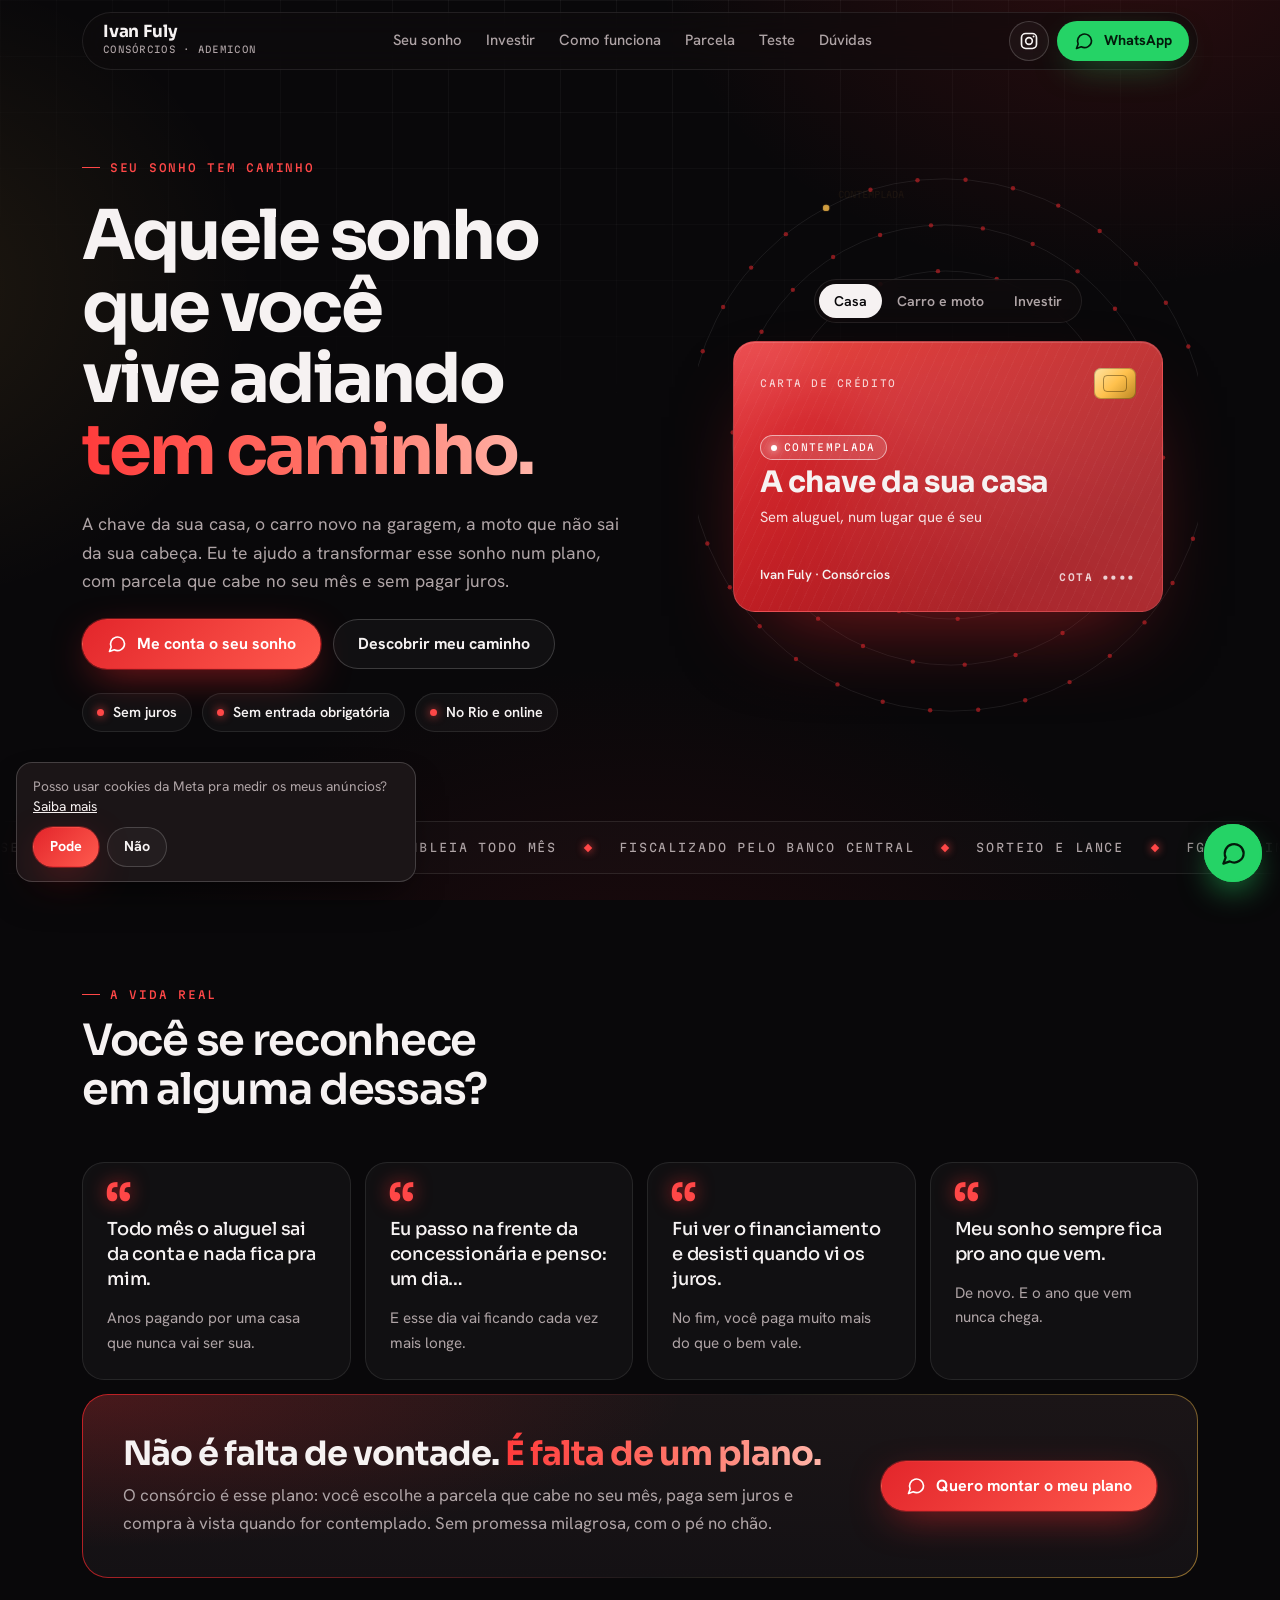
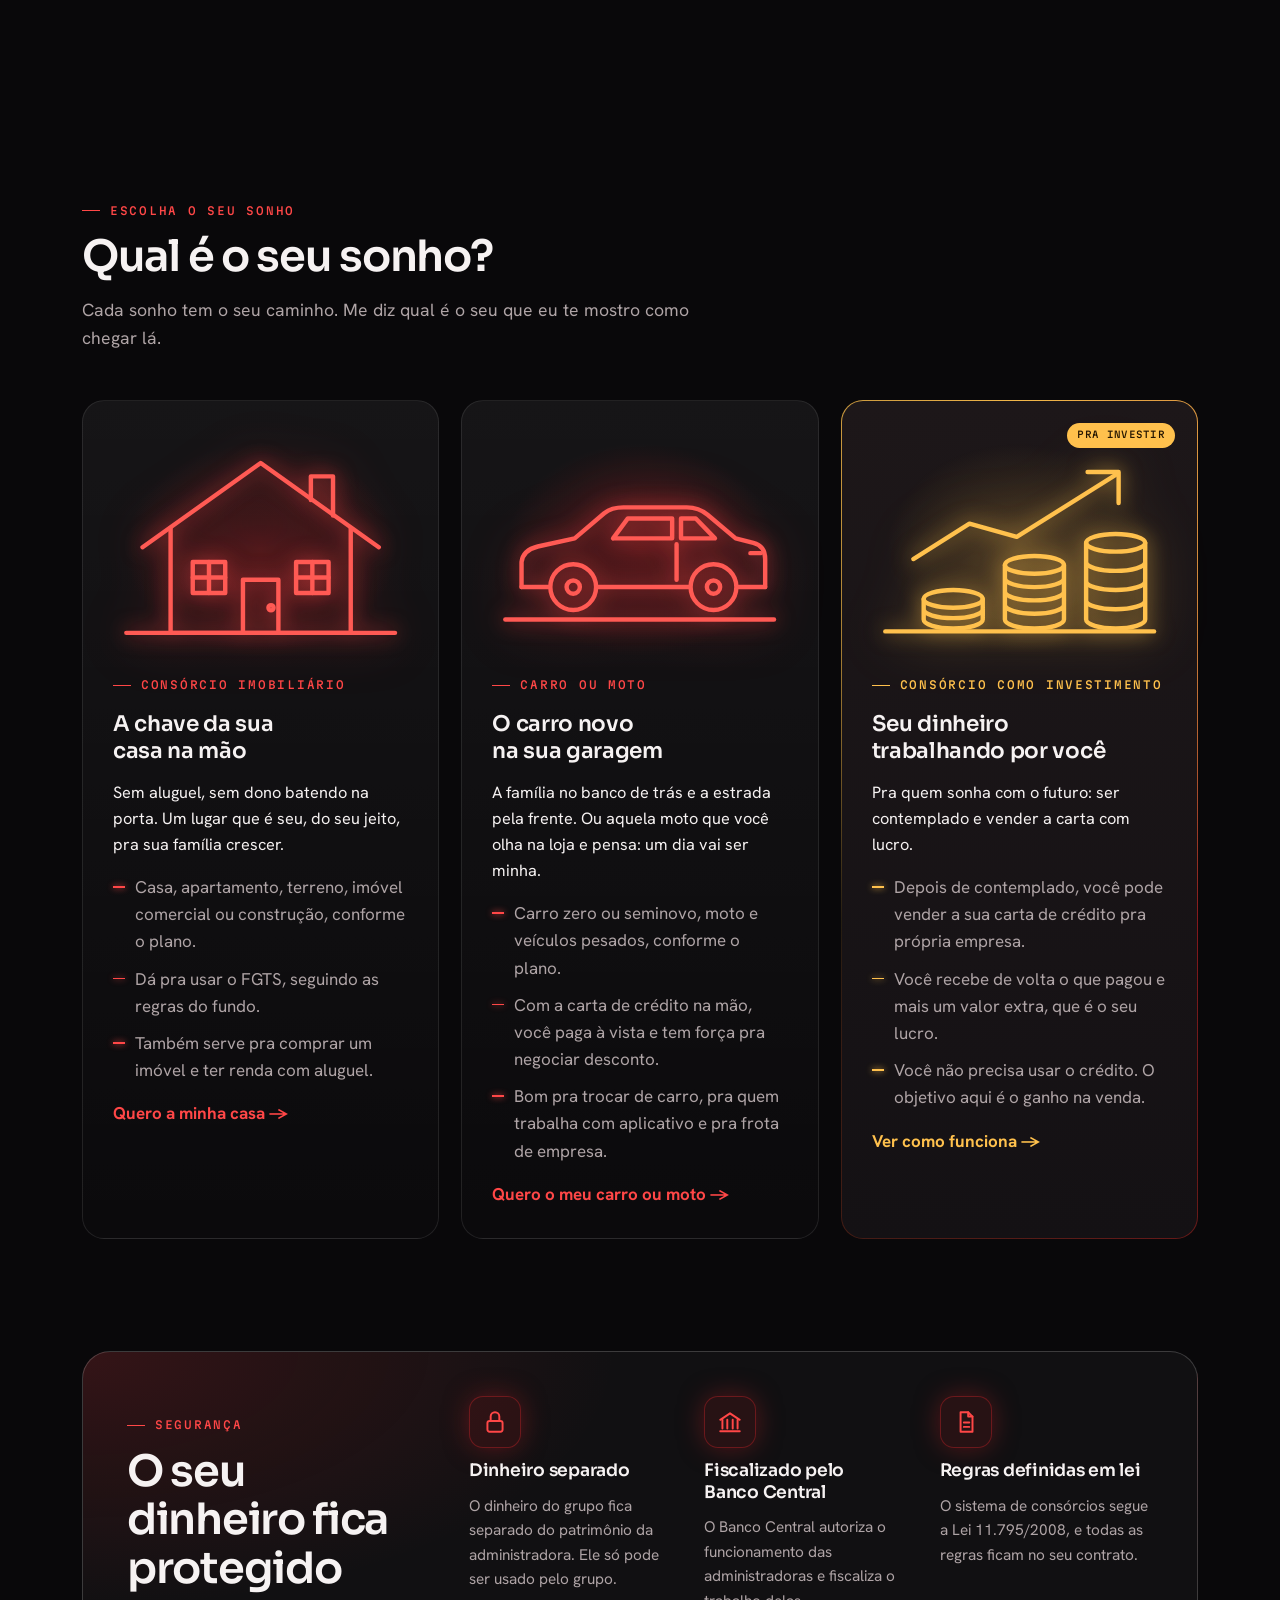
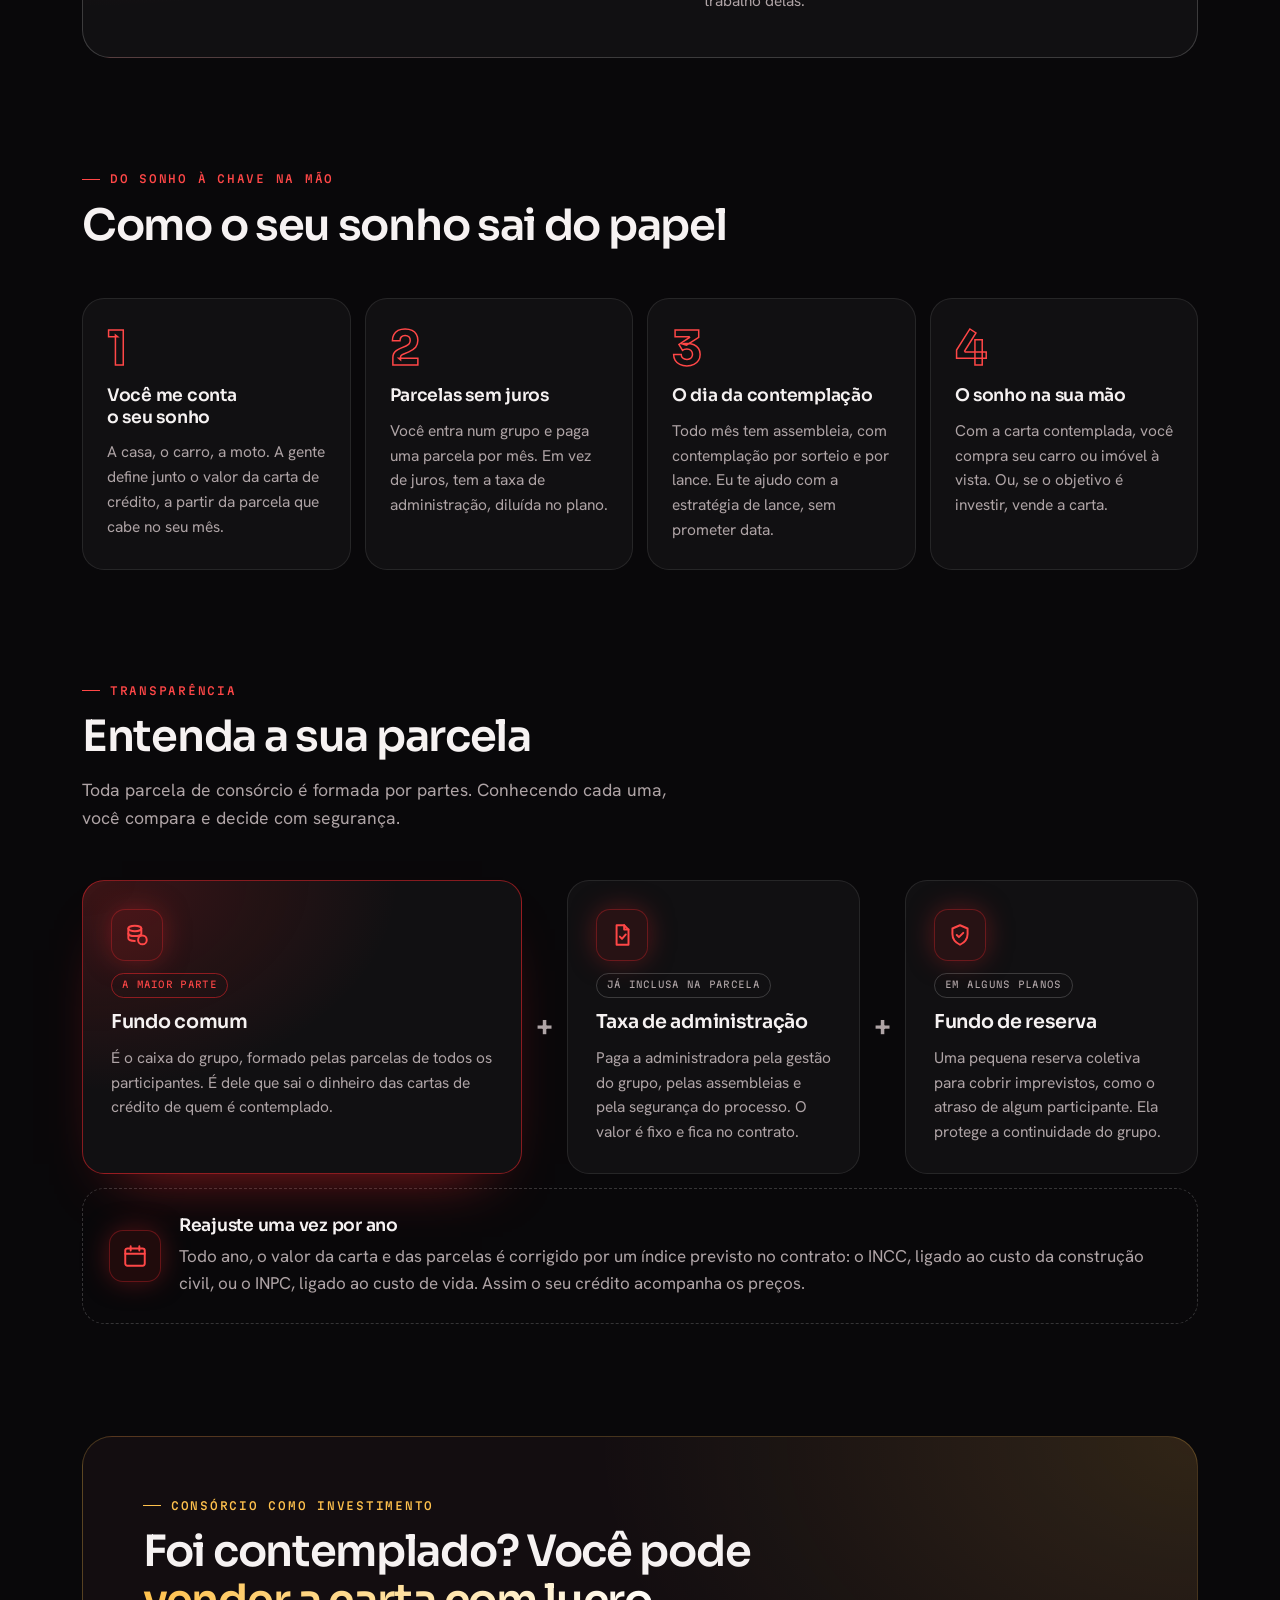
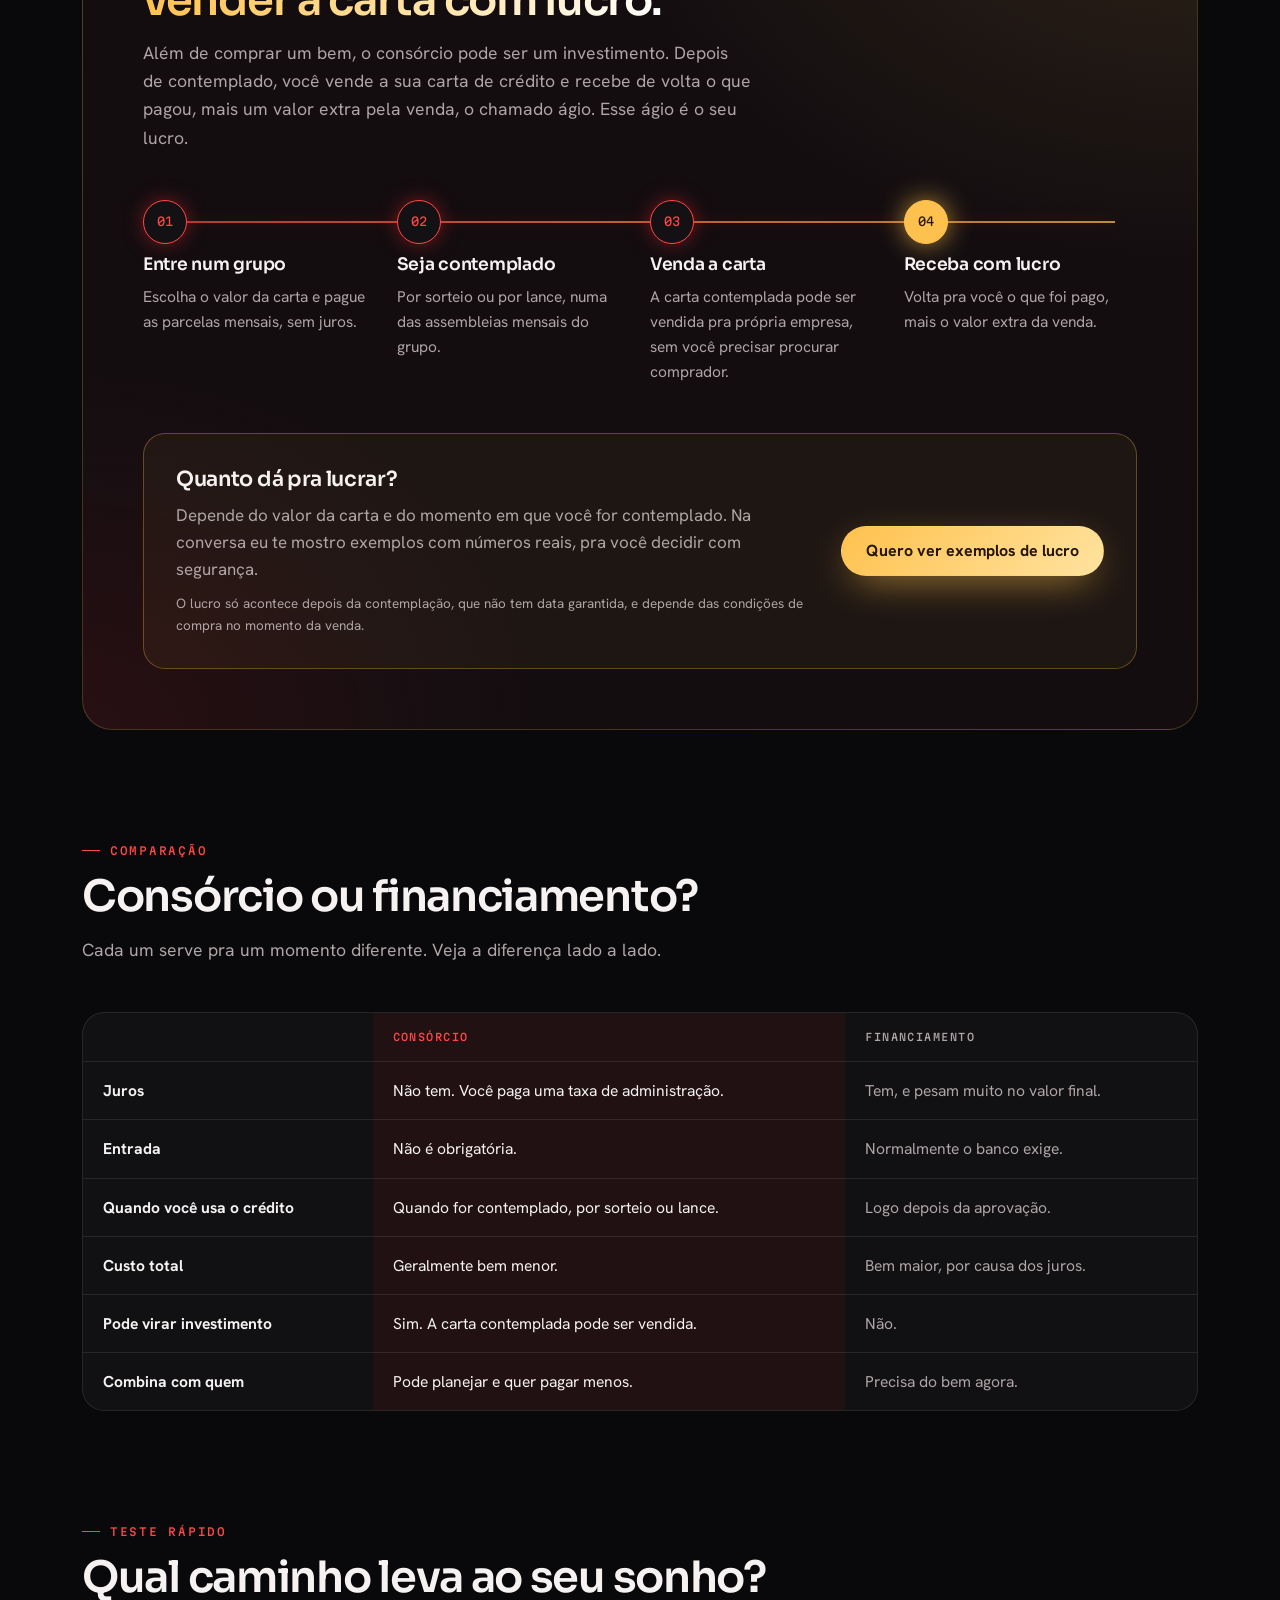
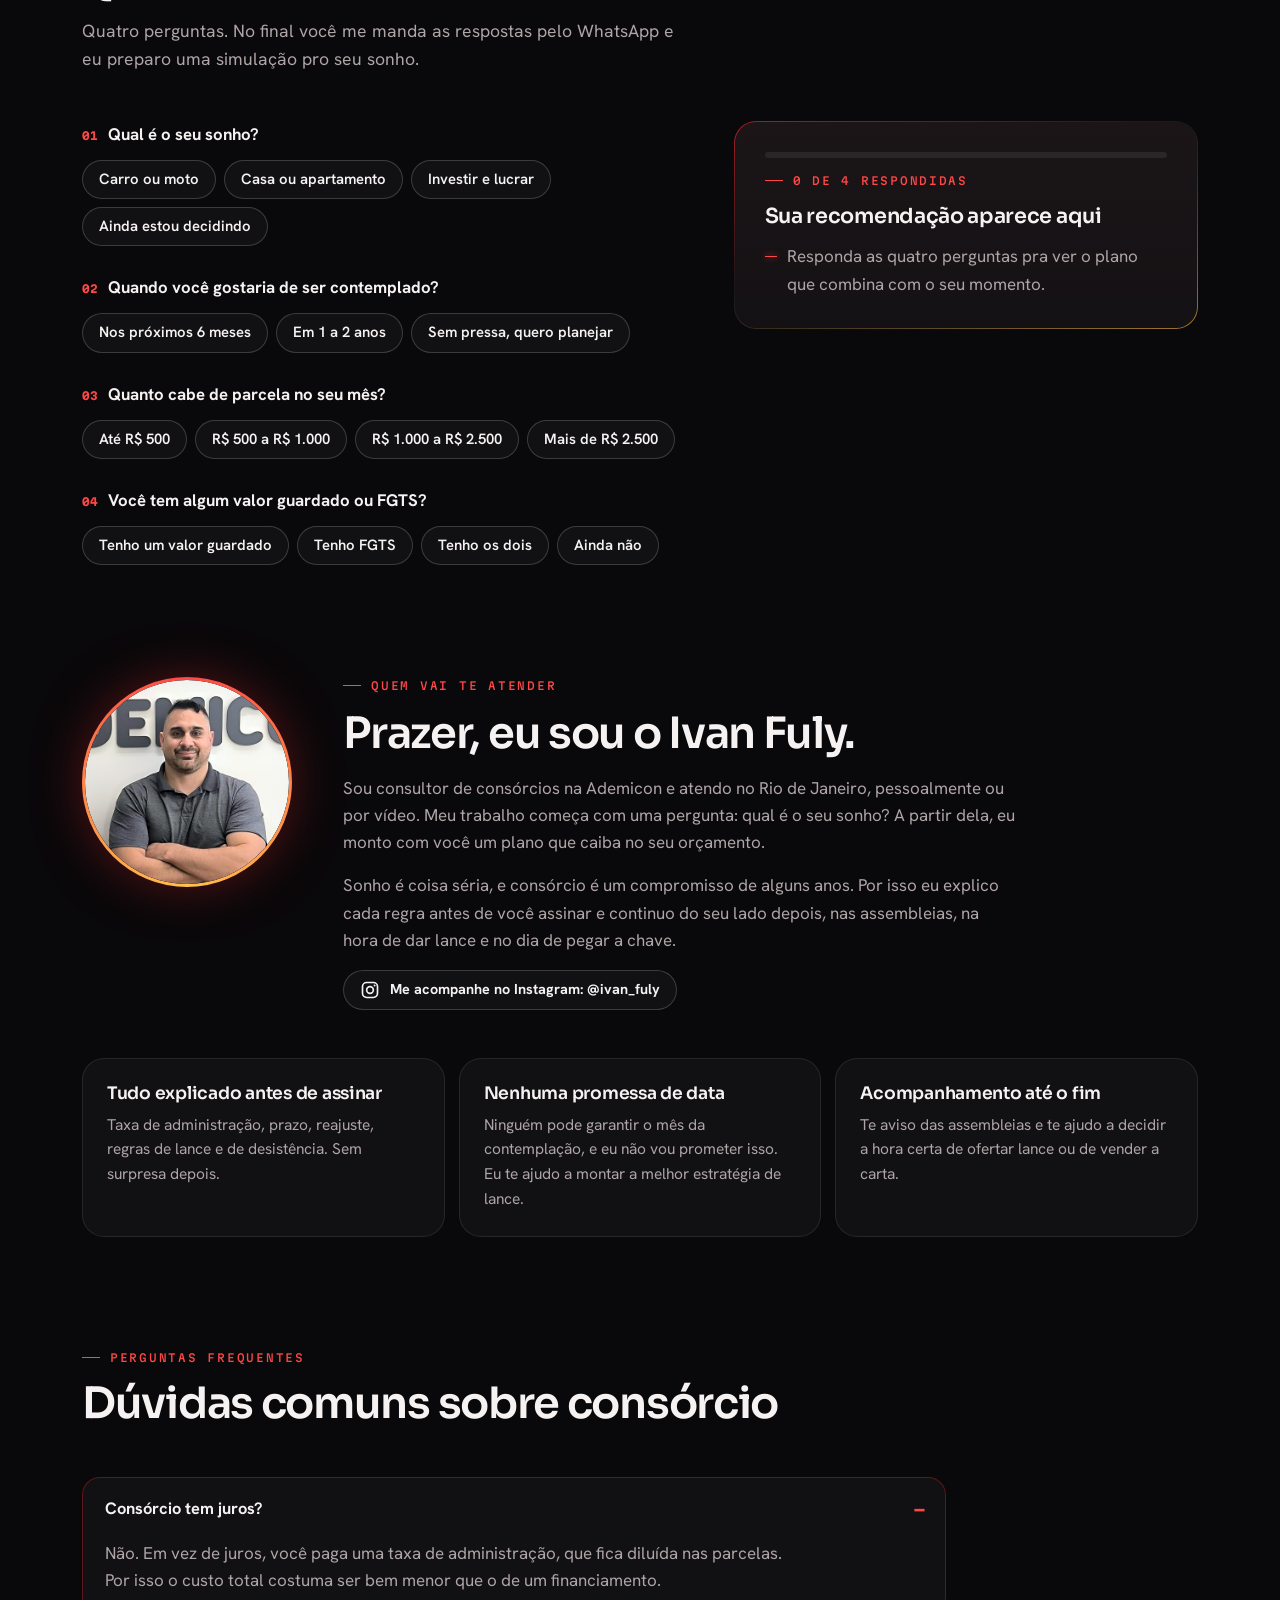
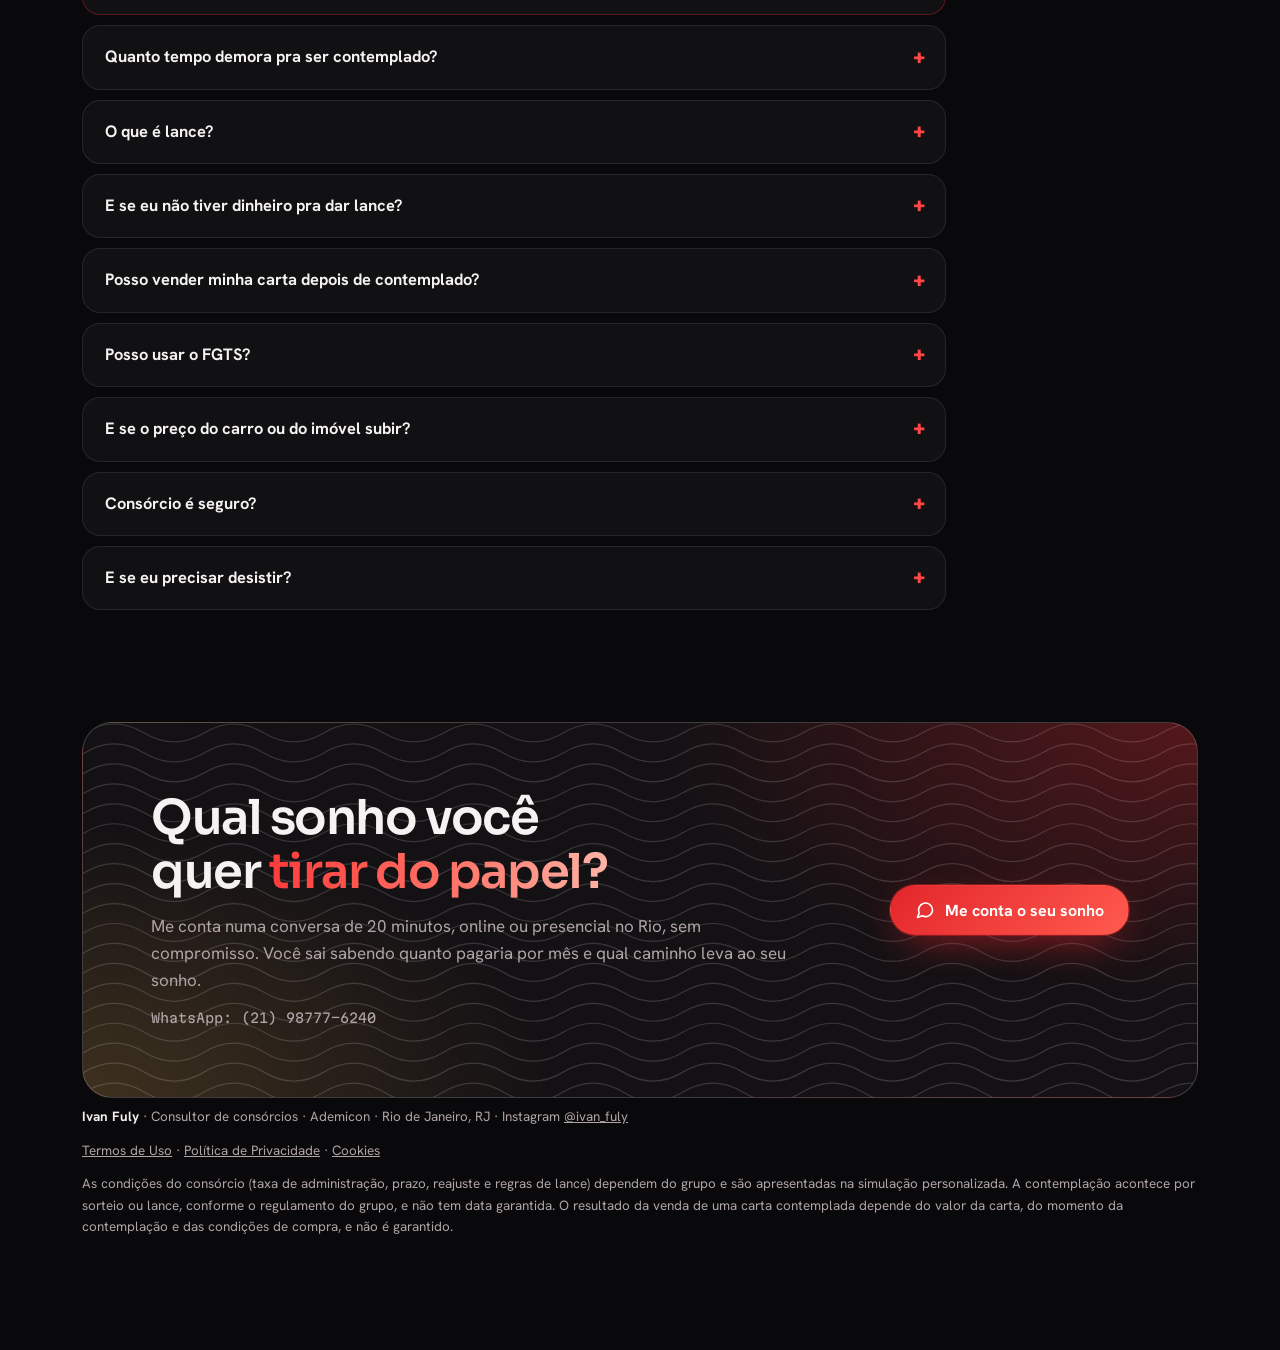
<file: index.html>
<!doctype html>
<html lang="pt-BR">
<head>
<meta charset="utf-8">
<meta name="viewport" content="width=device-width, initial-scale=1, viewport-fit=cover">
<title>Ivan Fuly Consórcios</title>
<meta name="description" content="A casa própria, o carro novo, a moto que não sai da cabeça. Seu sonho tem caminho com consórcio, sem juros. Atendimento no Rio de Janeiro e online com o Ivan Fuly.">
<link rel="canonical" href="https://ivanfulyconsorcios.com.br/">
<link rel="icon" href="favicon.svg" type="image/svg+xml">
<meta name="theme-color" content="#09080A">
<meta property="og:type" content="website">
<meta property="og:locale" content="pt_BR">
<meta property="og:site_name" content="Ivan Fuly Consórcios">
<meta property="og:url" content="https://ivanfulyconsorcios.com.br/">
<meta property="og:title" content="Ivan Fuly Consórcios">
<meta property="og:description" content="A casa própria, o carro novo, a moto. Seu sonho tem caminho, sem pagar juros. Atendimento no Rio de Janeiro e online.">
<meta property="og:image" content="https://ivanfulyconsorcios.com.br/og-image.png">
<meta property="og:image:width" content="1200">
<meta property="og:image:height" content="630">
<meta name="twitter:card" content="summary_large_image">
<link rel="preconnect" href="https://fonts.googleapis.com">
<link rel="preconnect" href="https://fonts.gstatic.com" crossorigin>
<link rel="stylesheet" href="https://fonts.googleapis.com/css2?family=Sora:wght@500;600;700&family=Hanken+Grotesk:wght@400;500;600;700&family=Martian+Mono:wght@400;500&display=swap">
<style>
/* Layout: noite no Rio. Fundo escuro com grade e brilho; no topo, a carta de crédito em holograma com as cotas do grupo orbitando; seções de vidro numa coluna larga. Tema único escuro, por escolha. */
:root {
  color-scheme: dark;
  --bg: #09080A;
  --bg-2: #141114;
  --glass: rgba(255, 255, 255, .035);
  --glass-2: rgba(255, 255, 255, .07);
  --line: rgba(255, 255, 255, .09);
  --line-2: rgba(255, 255, 255, .18);
  --ink: #F6F2F2;
  --muted: #AFA4A6;
  --cyan: #FF4747;
  --cyan-ink: #FFFFFF;
  --gold: #FFC14D;
  --gold-ink: #241500;
  --wa: #25D366;
  --wa-ink: #03190B;
  --grid: rgba(255, 255, 255, .045);

  --display: "Sora", "Segoe UI", system-ui, -apple-system, sans-serif;
  --body: "Hanken Grotesk", system-ui, -apple-system, "Segoe UI", Roboto, sans-serif;
  --mono: "Martian Mono", ui-monospace, Menlo, Consolas, monospace;

  --maxw: 1180px;
  --gutter: clamp(16px, 4vw, 32px);
  --radius: 22px;
}
@property --ang { syntax: "<angle>"; inherits: false; initial-value: 0deg; }

*, *::before, *::after { box-sizing: border-box; }
[hidden] { display: none !important; }
html { scroll-behavior: smooth; }
body {
  margin: 0;
  background: var(--bg);
  color: var(--ink);
  font-family: var(--body);
  font-size: 1.0625rem;
  line-height: 1.6;
  -webkit-font-smoothing: antialiased;
}
.wrap { max-width: var(--maxw); margin-inline: auto; padding-inline: var(--gutter); }
h1, h2, h3 { font-family: var(--display); margin: 0; text-wrap: balance; }
h2 { font-weight: 600; font-size: clamp(1.6rem, 3.6vw, 2.7rem); line-height: 1.12; letter-spacing: -.03em; }
h3 { font-weight: 600; font-size: 1.08rem; line-height: 1.25; letter-spacing: -.015em; }
p { margin: 0; }
a { color: inherit; }
:focus-visible { outline: 2px solid var(--cyan); outline-offset: 3px; border-radius: 8px; }
.vh {
  position: absolute; width: 1px; height: 1px; padding: 0; margin: -1px;
  overflow: hidden; clip: rect(0 0 0 0); white-space: nowrap; border: 0;
}
.mono { font-family: var(--mono); }
.kicker {
  display: inline-flex; align-items: center; gap: 10px;
  font-family: var(--mono); font-size: .68rem; font-weight: 500; letter-spacing: .16em; text-transform: uppercase;
  color: var(--cyan);
}
.kicker::before { content: ""; width: 18px; height: 1px; background: currentColor; }
.lede { color: var(--muted); font-size: 1.1rem; max-width: 38rem; }
.grad {
  background: linear-gradient(92deg, #FF3B3B 0%, #FF7468 55%, #FFB4A8 100%);
  -webkit-background-clip: text; background-clip: text; color: transparent;
}
.grad-ouro {
  background: linear-gradient(92deg, var(--gold) 0%, #FFE7B0 60%, #FFFFFF 100%);
  -webkit-background-clip: text; background-clip: text; color: transparent;
}
section { scroll-margin-top: 96px; }
.sec { padding-block: clamp(56px, 9vw, 112px); }
.sec-head { display: grid; gap: 14px; max-width: 46rem; margin-bottom: clamp(28px, 4vw, 48px); }

/* Céu de fundo */
.sky {
  position: fixed; inset: 0; z-index: 0; pointer-events: none; overflow: hidden;
  background:
    radial-gradient(60vw 45vw at 88% -8%, rgba(232, 38, 43, .16), transparent 62%),
    radial-gradient(45vw 40vw at -8% 32%, rgba(255, 193, 77, .09), transparent 62%),
    radial-gradient(70vw 50vw at 50% 118%, rgba(150, 18, 28, .16), transparent 62%),
    var(--bg);
}
.sky::before {
  content: ""; position: absolute; inset: 0;
  background-image: linear-gradient(var(--grid) 1px, transparent 1px), linear-gradient(90deg, var(--grid) 1px, transparent 1px);
  background-size: 56px 56px;
  -webkit-mask-image: radial-gradient(ellipse 85% 60% at 50% 0%, #000 15%, transparent 80%);
  mask-image: radial-gradient(ellipse 85% 60% at 50% 0%, #000 15%, transparent 80%);
}
header, main, footer { position: relative; z-index: 1; }

/* Botões */
.btn {
  display: inline-flex; align-items: center; justify-content: center; gap: 10px;
  min-height: 50px; padding: 12px 24px; border-radius: 999px; border: 1px solid transparent;
  font-family: var(--body); font-weight: 700; font-size: 1rem; line-height: 1.2;
  text-decoration: none; cursor: pointer;
  transition: transform .2s ease, box-shadow .2s ease;
}
.btn:hover { transform: translateY(-2px); }
.btn svg { width: 20px; height: 20px; flex: none; }
.btn-primary {
  color: var(--cyan-ink);
  background: linear-gradient(135deg, #E3262B, #FF5A4E);
  box-shadow: 0 0 0 1px rgba(232, 38, 43, .4), 0 12px 40px -12px rgba(232, 38, 43, .75);
}
.btn-ghost { color: var(--ink); background: var(--glass); border-color: var(--line-2); }
.btn-ghost:hover { border-color: var(--cyan); }
.btn-wa { color: var(--wa-ink); background: var(--wa); box-shadow: 0 12px 36px -14px rgba(37, 211, 102, .8); }
.btn-gold {
  color: var(--gold-ink);
  background: linear-gradient(135deg, var(--gold), #FFE3A0);
  box-shadow: 0 12px 40px -12px rgba(255, 193, 77, .75);
}
.btn-sm { min-height: 40px; padding: 8px 16px; font-size: .9rem; }

/* Topo */
.top { position: sticky; top: env(safe-area-inset-top, 0px); z-index: 10; padding-block: 12px; }
.top-inner {
  display: flex; align-items: center; justify-content: space-between; gap: 16px;
  padding: 8px 8px 8px 20px; border-radius: 999px; border: 1px solid var(--line);
  background: rgba(16, 12, 14, .62);
  -webkit-backdrop-filter: blur(14px) saturate(140%); backdrop-filter: blur(14px) saturate(140%);
}
.brand { display: grid; gap: 3px; text-decoration: none; }
.brand-name { font-family: var(--display); font-weight: 700; font-size: 1.05rem; letter-spacing: -.01em; line-height: 1; }
.brand-sub { font-family: var(--mono); font-size: .58rem; letter-spacing: .14em; text-transform: uppercase; color: var(--muted); }
.top-acoes { display: flex; align-items: center; gap: 8px; }
.btn-icone {
  width: 40px; height: 40px; border-radius: 999px; display: grid; place-items: center; flex: none;
  color: var(--ink); background: var(--glass); border: 1px solid var(--line-2); transition: border-color .15s ease, color .15s ease;
}
.btn-icone:hover { border-color: var(--cyan); color: var(--cyan); }
.btn-icone svg { width: 20px; height: 20px; }
.sobre-texto .insta { justify-self: start; }
.nav { display: flex; gap: 24px; font-size: .93rem; font-weight: 500; color: var(--muted); }
.nav a { text-decoration: none; transition: color .15s ease; }
.nav a:hover { color: var(--ink); }

/* Hero */
.hero {
  display: grid; grid-template-columns: minmax(0, 1.05fr) minmax(0, .95fr);
  gap: clamp(28px, 5vw, 64px); align-items: center;
  padding-block: clamp(32px, 6vw, 88px) clamp(48px, 7vw, 96px);
}
.hero-copy { display: grid; gap: 24px; align-content: start; min-width: 0; }
.hero h1 { font-weight: 700; font-size: clamp(2.2rem, 5.4vw, 4.3rem); line-height: 1.04; letter-spacing: -.04em; }
.hero-ctas { display: flex; flex-wrap: wrap; gap: 12px; }
.pills { display: flex; flex-wrap: wrap; gap: 10px; list-style: none; padding: 0; margin: 0; }
.pills li {
  display: inline-flex; align-items: center; gap: 9px; padding: 7px 14px;
  border: 1px solid var(--line); border-radius: 999px; background: var(--glass);
  font-size: .9rem; font-weight: 600;
}
.pills li::before { content: ""; width: 7px; height: 7px; border-radius: 50%; background: var(--cyan); box-shadow: 0 0 10px var(--cyan); flex: none; }

.visual { position: relative; min-height: clamp(380px, 44vw, 540px); display: grid; grid-template-columns: minmax(0, 1fr); place-items: center; min-width: 0; }
.visual canvas { position: absolute; inset: 0; width: 100%; height: 100%; }
.carta-wrap { position: relative; width: min(100%, 430px); display: grid; grid-template-columns: minmax(0, 1fr); gap: 18px; justify-items: center; }
.modos {
  display: inline-flex; max-width: 100%; padding: 4px; border-radius: 999px; border: 1px solid var(--line);
  background: rgba(16, 12, 14, .7);
  -webkit-backdrop-filter: blur(10px); backdrop-filter: blur(10px);
}
.modos button {
  appearance: none; border: 0; background: transparent; color: var(--muted); cursor: pointer;
  font: 600 .88rem var(--body); padding: 8px 15px; border-radius: 999px; transition: color .15s ease, background-color .15s ease;
}
.modos button:hover { color: var(--ink); }
.modos button[aria-pressed="true"] { background: var(--ink); color: var(--bg); }
.flutua { width: 100%; animation: flutuar 7s ease-in-out infinite; }
@keyframes flutuar { 50% { transform: translateY(-10px); } }
.carta {
  position: relative; width: 100%; max-width: 100%; aspect-ratio: 1.586; overflow: hidden;
  border-radius: 22px; padding: clamp(18px, 3.2vw, 26px);
  display: grid; grid-template-rows: auto 1fr auto;
  background: linear-gradient(145deg, #E8292E 0%, #A3141A 78%);
  border: 1px solid var(--line-2);
  box-shadow: 0 40px 90px -36px rgba(232, 38, 43, .55), inset 0 1px 0 rgba(255, 255, 255, .14);
  transform: perspective(900px) rotateX(var(--rx, 0deg)) rotateY(var(--ry, 0deg));
  transition: transform .25s ease-out, box-shadow .4s ease;
}
.carta.ouro { box-shadow: 0 40px 90px -36px rgba(255, 193, 77, .6), inset 0 1px 0 rgba(255, 255, 255, .14); }
.carta::before {
  content: ""; position: absolute; inset: -45%; pointer-events: none; mix-blend-mode: screen; filter: blur(28px); opacity: .85;
  background: conic-gradient(from 200deg at var(--mx, 35%) var(--my, 30%),
    rgba(255, 255, 255, 0), rgba(255, 255, 255, .22), rgba(255, 193, 77, .18), rgba(255, 255, 255, .14), rgba(255, 255, 255, 0));
}
.carta::after {
  content: ""; position: absolute; inset: 0; pointer-events: none;
  background: repeating-linear-gradient(115deg, rgba(255, 255, 255, .03) 0 1px, transparent 1px 9px);
}
.carta > * { position: relative; z-index: 1; }
.carta-top { display: flex; justify-content: space-between; align-items: center; gap: 12px; }
.carta-top .mono, .carta-base .mono { font-size: .6rem; letter-spacing: .16em; text-transform: uppercase; color: rgba(255, 255, 255, .78); }
.chip-ic {
  width: 42px; height: 31px; border-radius: 7px; position: relative; flex: none;
  background: linear-gradient(135deg, #FFE4A3, #FFC14D 50%, #B98522);
  box-shadow: inset 0 0 0 1px rgba(0, 0, 0, .25);
}
.chip-ic::before { content: ""; position: absolute; inset: 7px 9px; border: 1px solid rgba(60, 40, 0, .45); border-radius: 4px; }
.carta-meio { display: grid; gap: 6px; align-content: center; }
.status {
  justify-self: start; display: inline-flex; align-items: center; gap: 7px;
  font-family: var(--mono); font-size: .6rem; letter-spacing: .14em; text-transform: uppercase;
  color: #FFFFFF; padding: 4px 10px; border: 1px solid rgba(255, 255, 255, .55); border-radius: 999px; background: rgba(255, 255, 255, .14);
}
.status::before { content: ""; width: 6px; height: 6px; border-radius: 50%; background: #FFFFFF; box-shadow: 0 0 8px #FFFFFF; }
.carta-titulo { font-family: var(--display); font-weight: 700; font-size: clamp(1.3rem, 3.4vw, 1.85rem); line-height: 1.1; letter-spacing: -.02em; }
.carta-sub { color: rgba(255, 255, 255, .86); font-size: .92rem; }
.carta-base { display: flex; justify-content: space-between; align-items: end; gap: 12px; font-size: .82rem; font-weight: 600; }
.troca { animation: trocar .45s ease; }
@keyframes trocar { from { opacity: .25; transform: translateY(6px); } }

/* Faixa corrida */
.ticker {
  overflow: hidden; border-block: 1px solid var(--line); background: rgba(255, 255, 255, .02); padding-block: 16px;
  -webkit-mask-image: linear-gradient(90deg, transparent, #000 8%, #000 92%, transparent);
  mask-image: linear-gradient(90deg, transparent, #000 8%, #000 92%, transparent);
}
.ticker-track { display: flex; width: max-content; animation: correr 46s linear infinite; }
.ticker span {
  display: inline-flex; align-items: center; gap: 28px; padding-right: 28px; white-space: nowrap;
  font-family: var(--mono); font-size: .72rem; letter-spacing: .16em; text-transform: uppercase; color: var(--muted);
}
.ticker span::after { content: ""; width: 6px; height: 6px; transform: rotate(45deg); background: var(--cyan); box-shadow: 0 0 8px var(--cyan); }
@keyframes correr { to { transform: translateX(-50%); } }

/* Caminhos */
.caminhos { display: grid; grid-template-columns: repeat(3, minmax(0, 1fr)); gap: clamp(14px, 2vw, 22px); }
.caminho {
  position: relative; min-width: 0; display: grid; gap: 16px; align-content: start;
  padding: clamp(24px, 2.6vw, 30px); border-radius: var(--radius); border: 1px solid var(--line);
  background: linear-gradient(180deg, rgba(255, 255, 255, .055), rgba(255, 255, 255, .012));
  transition: transform .25s ease, border-color .25s ease;
}
.caminho:hover { transform: translateY(-4px); border-color: var(--line-2); }
.caminho h3 { font-size: clamp(1.15rem, 1.8vw, 1.35rem); }
.ic {
  width: 52px; height: 52px; border-radius: 14px; display: grid; place-items: center;
  color: var(--cyan); background: rgba(232, 38, 43, .1); border: 1px solid rgba(232, 38, 43, .35);
  box-shadow: 0 0 30px -6px rgba(232, 38, 43, .55);
}
.ic svg { width: 26px; height: 26px; fill: none; stroke: currentColor; stroke-width: 1.8; stroke-linecap: round; stroke-linejoin: round; }
.caminho--ouro {
  border: 1px solid transparent;
  background:
    linear-gradient(180deg, #1D1719, #141114) padding-box,
    conic-gradient(from var(--ang), rgba(255, 193, 77, .95), rgba(232, 38, 43, .55), rgba(255, 193, 77, .12), rgba(255, 193, 77, .95)) border-box;
  animation: girar 7s linear infinite;
}
.caminho--ouro:hover { border-color: transparent; }
.caminho--ouro .ic { color: var(--gold); background: rgba(255, 193, 77, .1); border-color: rgba(255, 193, 77, .4); box-shadow: 0 0 30px -6px rgba(255, 193, 77, .6); }
.caminho--ouro .kicker { color: var(--gold); }
@keyframes girar { to { --ang: 360deg; } }
.selo {
  position: absolute; top: 22px; right: 22px;
  font-family: var(--mono); font-size: .58rem; letter-spacing: .14em; text-transform: uppercase;
  padding: 5px 10px; border-radius: 999px; background: var(--gold); color: var(--gold-ink); font-weight: 500;
}
.lista { margin: 0; padding: 0; list-style: none; display: grid; gap: 10px; color: var(--muted); }
.lista li { position: relative; padding-left: 22px; }
.lista li::before { content: ""; position: absolute; left: 0; top: .72em; width: 12px; height: 1.5px; background: var(--cyan); box-shadow: 0 0 6px var(--cyan); }
.caminho--ouro .lista li::before { background: var(--gold); box-shadow: 0 0 6px var(--gold); }
.caminho > a { font-weight: 700; color: var(--cyan); text-decoration: none; }
.caminho > a:hover { text-decoration: underline; text-underline-offset: 3px; }
.caminho--ouro > a { color: var(--gold); }
.caminho .sonho { color: var(--ink); font-size: 1.02rem; }

/* Desenhos em neon (os mesmos do Instagram) */
.palco {
  position: relative; display: grid; place-items: center; margin: -6px -6px 4px; padding: 10px 6px 0;
}
.palco::before {
  content: ""; position: absolute; inset: 8% 6% 0; border-radius: 50%;
  background: radial-gradient(closest-side, rgba(232, 38, 43, .26), transparent);
}
.caminho--ouro .palco::before { background: radial-gradient(closest-side, rgba(255, 193, 77, .2), transparent); }
.ilu {
  position: relative; width: 100%; max-width: 300px; height: auto; overflow: visible;
  fill: none; stroke: #FF5A54; stroke-width: 6; stroke-linecap: round; stroke-linejoin: round;
  filter: drop-shadow(0 0 10px rgba(255, 71, 71, .7)) drop-shadow(0 0 26px rgba(232, 38, 43, .4));
}
.caminho--ouro .ilu { stroke: var(--gold); filter: drop-shadow(0 0 10px rgba(255, 193, 77, .65)) drop-shadow(0 0 26px rgba(255, 193, 77, .3)); }
.js .ilu > * { stroke-dasharray: 1; stroke-dashoffset: 1; }
.js .desenhado .ilu > * { animation: tracar 1.4s cubic-bezier(.6, .1, .3, 1) forwards; }
.js .desenhado .ilu > :nth-child(2) { animation-delay: .15s; }
.js .desenhado .ilu > :nth-child(3) { animation-delay: .3s; }
.js .desenhado .ilu > :nth-child(4) { animation-delay: .45s; }
.js .desenhado .ilu > :nth-child(5) { animation-delay: .6s; }
.js .desenhado .ilu > :nth-child(6) { animation-delay: .75s; }
.js .desenhado .ilu > :nth-child(n+7) { animation-delay: .9s; }
@keyframes tracar { to { stroke-dashoffset: 0; } }

/* A dor */
.dores { display: grid; grid-template-columns: repeat(4, minmax(0, 1fr)); gap: 14px; }
.dor {
  min-width: 0; display: grid; gap: 14px; align-content: start; padding: 24px;
  border-radius: var(--radius); border: 1px solid var(--line); background: var(--glass);
}
.dor blockquote {
  margin: 0; position: relative; padding-top: 30px;
  font-family: var(--display); font-weight: 500; font-size: 1.12rem; line-height: 1.4; letter-spacing: -.01em; color: var(--ink);
}
.dor blockquote::before {
  content: "“"; position: absolute; top: -10px; left: -2px;
  font-family: var(--display); font-weight: 700; font-size: 3.4rem; line-height: 1; color: var(--cyan); text-shadow: 0 0 18px rgba(232, 38, 43, .7);
}
.dor p { color: var(--muted); font-size: .95rem; }
.virada {
  margin-top: 14px; display: grid; grid-template-columns: minmax(0, 1fr) auto; gap: 24px; align-items: center;
  padding: clamp(24px, 3.4vw, 40px); border-radius: 26px;
  border: 1px solid transparent;
  background:
    radial-gradient(90% 140% at 0% 0%, rgba(232, 38, 43, .22), transparent 60%) padding-box,
    linear-gradient(180deg, #1B1517, #141114) padding-box,
    linear-gradient(120deg, rgba(232, 38, 43, .85), rgba(255, 255, 255, .08) 55%, rgba(255, 193, 77, .55)) border-box;
}
.virada > div { display: grid; gap: 10px; max-width: 44rem; }
.virada h3 { font-size: clamp(1.4rem, 2.8vw, 2.1rem); line-height: 1.12; letter-spacing: -.03em; font-weight: 700; }
.virada p { color: var(--muted); }

/* Segurança */
.seguranca {
  display: grid; grid-template-columns: minmax(0, .85fr) minmax(0, 2fr); gap: clamp(24px, 4vw, 52px); align-items: center;
  padding: clamp(26px, 4vw, 44px); border-radius: 28px; border: 1px solid var(--line-2);
  background: radial-gradient(80% 140% at 0% 0%, rgba(232, 38, 43, .16), transparent 60%), var(--glass);
}
.seguranca .sec-head { margin-bottom: 0; }
.seg-lista { list-style: none; margin: 0; padding: 0; display: grid; grid-template-columns: repeat(3, minmax(0, 1fr)); gap: 22px; }
.seg-lista li { display: grid; gap: 12px; align-content: start; min-width: 0; }
.seg-lista p { color: var(--muted); font-size: .96rem; }

/* Entenda a sua parcela */
.parcela { display: grid; grid-template-columns: minmax(0, 1.5fr) auto minmax(0, 1fr) auto minmax(0, 1fr); gap: 14px; align-items: stretch; }
.peca {
  min-width: 0; display: grid; gap: 12px; align-content: start;
  padding: clamp(22px, 2.6vw, 28px); border-radius: var(--radius); border: 1px solid var(--line); background: var(--glass);
}
.peca--principal {
  border-color: rgba(232, 38, 43, .55);
  background: radial-gradient(120% 120% at 0% 0%, rgba(232, 38, 43, .2), transparent 60%), var(--glass);
  box-shadow: 0 30px 60px -40px rgba(232, 38, 43, .8);
}
.peca h3 { font-size: 1.2rem; }
.peca p { color: var(--muted); font-size: .97rem; }
.tag {
  justify-self: start; font-family: var(--mono); font-size: .58rem; letter-spacing: .14em; text-transform: uppercase;
  padding: 4px 10px; border-radius: 999px; border: 1px solid var(--line-2); color: var(--muted);
}
.peca--principal .tag { border-color: rgba(232, 38, 43, .55); color: var(--cyan); }
.soma { align-self: center; justify-self: center; font-family: var(--display); font-weight: 600; font-size: 1.8rem; line-height: 1; color: var(--muted); }
.reajuste {
  margin-top: 14px; display: grid; grid-template-columns: auto minmax(0, 1fr); gap: 18px; align-items: center;
  padding: clamp(20px, 2.6vw, 26px); border-radius: var(--radius); border: 1px dashed var(--line-2);
}
.reajuste > div { display: grid; gap: 6px; }
.reajuste p { color: var(--muted); max-width: 62rem; }

/* Como funciona */
.passos { list-style: none; padding: 0; margin: 0; display: grid; grid-template-columns: repeat(4, minmax(0, 1fr)); gap: 14px; }
.passo {
  min-width: 0; display: grid; gap: 12px; align-content: start; padding: 26px 24px;
  border-radius: var(--radius); border: 1px solid var(--line); background: var(--glass);
}
.passo-n { font-family: var(--display); font-weight: 700; font-size: 3rem; line-height: 1; color: transparent; -webkit-text-stroke: 1.5px var(--cyan); }
.passo p { color: var(--muted); font-size: .97rem; }

/* Investimento */
.invest {
  position: relative; padding: clamp(28px, 5vw, 60px); border-radius: 30px; overflow: hidden;
  border: 1px solid rgba(255, 193, 77, .22);
  background:
    radial-gradient(90% 80% at 100% 0%, rgba(255, 193, 77, .13), transparent 60%),
    radial-gradient(70% 70% at 0% 100%, rgba(232, 38, 43, .1), transparent 60%),
    rgba(22, 16, 18, .78);
}
.invest .kicker { color: var(--gold); }
.fluxo { list-style: none; padding: 0; margin: 0; display: grid; grid-template-columns: repeat(4, minmax(0, 1fr)); gap: 20px; position: relative; }
.fluxo::before {
  content: ""; position: absolute; left: 22px; right: 22px; top: 21px; height: 2px;
  background: linear-gradient(90deg, var(--cyan), var(--gold)); opacity: .7; box-shadow: 0 0 14px rgba(232, 38, 43, .5);
}
.fluxo li { position: relative; min-width: 0; display: grid; gap: 10px; align-content: start; }
.no {
  width: 44px; height: 44px; border-radius: 50%; display: grid; place-items: center;
  font-family: var(--mono); font-size: .74rem; color: var(--cyan);
  background: var(--bg-2); border: 1px solid var(--cyan); box-shadow: 0 0 22px -4px rgba(232, 38, 43, .75);
}
.fluxo .fim .no { color: var(--gold-ink); background: var(--gold); border-color: var(--gold); box-shadow: 0 0 28px -2px rgba(255, 193, 77, .85); }
.fluxo p { color: var(--muted); font-size: .97rem; }
.lucro {
  margin-top: clamp(32px, 4vw, 48px); display: grid; grid-template-columns: minmax(0, 1fr) auto; gap: 24px; align-items: center;
  padding: clamp(22px, 3vw, 32px); border-radius: var(--radius);
  border: 1px solid rgba(255, 193, 77, .3); background: rgba(255, 193, 77, .05);
}
.lucro > div { display: grid; gap: 10px; max-width: 46rem; }
.lucro h3 { font-size: 1.3rem; }
.lucro p { color: var(--muted); }
.lucro .fine { font-size: .84rem; }

/* Comparação */
.tabela-wrap { overflow-x: auto; border-radius: var(--radius); border: 1px solid var(--line); background: var(--glass); }
table { width: 100%; border-collapse: collapse; font-size: .98rem; }
th, td { text-align: left; padding: 16px 20px; vertical-align: top; border-bottom: 1px solid var(--line); }
tbody tr:last-child th, tbody tr:last-child td { border-bottom: 0; }
thead th { font-family: var(--mono); font-size: .64rem; font-weight: 500; letter-spacing: .14em; text-transform: uppercase; color: var(--muted); }
tbody th { font-weight: 700; width: 26%; }
tbody td { color: var(--muted); }
.col-cons { background: rgba(232, 38, 43, .07); }
tbody .col-cons { color: var(--ink); }
thead .col-cons { color: var(--cyan); }

/* Teste */
.quiz { display: grid; grid-template-columns: minmax(0, 1.3fr) minmax(0, 1fr); gap: clamp(28px, 4vw, 48px); align-items: start; }
.perguntas { display: grid; gap: 28px; }
.perguntas fieldset { border: 0; padding: 0; margin: 0; min-width: 0; }
.perguntas legend { font-weight: 700; font-size: 1.05rem; padding: 0; margin-bottom: 12px; }
.perguntas legend .n { font-family: var(--mono); font-size: .68rem; color: var(--cyan); margin-right: 10px; }
.chips { display: flex; flex-wrap: wrap; gap: 8px; }
.chip label {
  display: inline-block; padding: 9px 16px; border-radius: 999px; border: 1px solid var(--line-2); background: var(--glass);
  font-weight: 600; font-size: .93rem; line-height: 1.3; cursor: pointer;
  transition: border-color .15s ease, background-color .15s ease, box-shadow .15s ease;
}
.chip label:hover { border-color: var(--cyan); }
.chip input:checked + label { border-color: var(--cyan); background: rgba(232, 38, 43, .13); box-shadow: 0 0 22px -6px rgba(232, 38, 43, .85); }
.chip input:focus-visible + label { outline: 2px solid var(--cyan); outline-offset: 3px; }
.recomendacao {
  position: sticky; top: calc(100px + env(safe-area-inset-top, 0px)); min-width: 0;
  display: grid; gap: 14px; padding: clamp(22px, 3vw, 30px); border-radius: var(--radius);
  border: 1px solid transparent;
  background:
    linear-gradient(180deg, #1B1517, #141114) padding-box,
    linear-gradient(160deg, rgba(232, 38, 43, .7), rgba(255, 255, 255, .06) 45%, rgba(255, 193, 77, .6)) border-box;
}
.recomendacao h3 { font-size: 1.3rem; }
.progresso { height: 6px; border-radius: 99px; overflow: hidden; background: var(--glass-2); }
.progresso span { display: block; height: 100%; width: 0; background: linear-gradient(90deg, var(--cyan), var(--gold)); transition: width .3s ease; }

/* Sobre */
.sobre { display: grid; grid-template-columns: auto minmax(0, 1fr); gap: clamp(22px, 4vw, 52px); align-items: start; }
.avatar {
  width: clamp(132px, 17vw, 210px); max-width: 100%; aspect-ratio: 1; border-radius: 50%; overflow: hidden;
  display: grid; place-items: center; font-family: var(--display); font-weight: 700; font-size: clamp(1.8rem, 3.6vw, 3rem);
  border: 3px solid transparent;
  background:
    radial-gradient(circle at 30% 25%, #2E1E21, #141114 70%) padding-box,
    conic-gradient(from var(--ang), var(--cyan), var(--gold), var(--cyan)) border-box;
  box-shadow: 0 0 60px -14px rgba(232, 38, 43, .6);
  animation: girar 8s linear infinite;
}
.avatar img { display: block; width: 100%; height: 100%; object-fit: cover; border-radius: 50%; }
.sobre-texto { display: grid; gap: 16px; max-width: 42rem; }
.sobre-texto p:not(.kicker) { color: var(--muted); }
.compromissos { display: grid; grid-template-columns: repeat(3, minmax(0, 1fr)); gap: 14px; margin: clamp(32px, 4vw, 48px) 0 0; padding: 0; list-style: none; }
.compromissos li { display: grid; gap: 8px; align-content: start; padding: 24px; border-radius: var(--radius); border: 1px solid var(--line); background: var(--glass); }
.compromissos p { color: var(--muted); font-size: .97rem; }

/* Dúvidas */
.faq { display: grid; gap: 10px; max-width: 54rem; }
.faq details { border-radius: 18px; border: 1px solid var(--line); background: var(--glass); transition: border-color .2s ease; }
.faq details[open] { border-color: rgba(232, 38, 43, .35); }
.faq summary { list-style: none; cursor: pointer; position: relative; padding: 18px 56px 18px 22px; font-weight: 700; font-size: 1.03rem; }
.faq summary::-webkit-details-marker { display: none; }
.faq summary::after {
  content: "+"; position: absolute; right: 20px; top: 50%; transform: translateY(-50%);
  font-family: var(--display); font-size: 1.3rem; line-height: 1; color: var(--cyan);
}
.faq details[open] summary::after { content: "–"; }
.faq details p { padding: 0 22px 20px; color: var(--muted); max-width: 46rem; }

/* Chamada final */
.cta-final {
  position: relative; overflow: hidden; border-radius: 30px; border: 1px solid var(--line-2);
  padding: clamp(30px, 5.5vw, 68px); display: grid; grid-template-columns: minmax(0, 1fr) auto; gap: 28px; align-items: center;
  background:
    radial-gradient(80% 120% at 100% 0%, rgba(232, 38, 43, .3), transparent 60%),
    radial-gradient(70% 120% at 0% 100%, rgba(255, 193, 77, .18), transparent 60%),
    var(--bg-2);
}
.cta-final .ondas { position: absolute; inset: 0; width: 100%; height: 100%; opacity: .16; pointer-events: none; }
.ondas path { fill: none; stroke: var(--ink); stroke-width: 1.2; }
.cta-texto { position: relative; display: grid; gap: 14px; max-width: 40rem; }
.cta-texto h2 { font-size: clamp(1.7rem, 4vw, 3rem); }
.cta-texto p { color: var(--muted); }
.cta-final .btn { position: relative; }
.numero { font-family: var(--mono); font-size: .82rem; color: var(--ink); user-select: all; }

/* Rodapé */
.rodape { padding-block: 8px 112px; display: grid; gap: 12px; color: var(--muted); font-size: .84rem; }
.rodape strong { color: var(--ink); }

/* WhatsApp flutuante e aviso */
.wa-float {
  position: fixed; z-index: 20;
  right: calc(18px + env(safe-area-inset-right, 0px));
  bottom: calc(18px + env(safe-area-inset-bottom, 0px));
  width: 58px; height: 58px; border-radius: 50%; display: grid; place-items: center;
  color: var(--wa-ink); background: var(--wa); box-shadow: 0 14px 34px -10px rgba(37, 211, 102, .8);
}
.wa-float::before { content: ""; position: absolute; inset: 0; border-radius: 50%; border: 2px solid var(--wa); animation: pulso 2.6s ease-out infinite; }
.wa-float svg { width: 27px; height: 27px; }
@keyframes pulso { from { transform: scale(1); opacity: .7; } to { transform: scale(1.55); opacity: 0; } }
.toast {
  position: fixed; z-index: 30; left: 50%; transform: translateX(-50%);
  bottom: calc(92px + env(safe-area-inset-bottom, 0px)); max-width: calc(100% - 32px);
  padding: 12px 18px; border-radius: 14px; border: 1px solid var(--line-2);
  background: #1B1517; color: var(--ink); font-weight: 600; font-size: .95rem; text-align: center;
}
/* Aviso de cookies: pequeno, no canto, sem tapar o botão do WhatsApp */
.cookies {
  position: fixed; z-index: 25;
  left: calc(16px + env(safe-area-inset-left, 0px));
  right: calc(92px + env(safe-area-inset-right, 0px));
  bottom: calc(18px + env(safe-area-inset-bottom, 0px));
  max-width: 400px; display: grid; gap: 10px; padding: 14px 16px; border-radius: 16px;
  border: 1px solid var(--line-2); background: #1B1517; font-size: .86rem; line-height: 1.45;
  box-shadow: 0 18px 40px -16px rgba(0, 0, 0, .8);
}
.cookies[hidden] { display: none; }
.cookies p { margin: 0; color: var(--muted); }
.cookies a { color: var(--ink); }
.cookies-acoes { display: flex; gap: 8px; }
.link-cookies { padding: 0; border: 0; background: none; color: inherit; font: inherit; text-decoration: underline; cursor: pointer; }

@media (max-width: 980px) {
  .nav { display: none; }
  .caminhos { grid-template-columns: minmax(0, 1fr); }
  .dores { grid-template-columns: repeat(2, minmax(0, 1fr)); }
  .palco .ilu { max-width: 260px; }
  .passos { grid-template-columns: repeat(2, minmax(0, 1fr)); }
  .compromissos { grid-template-columns: minmax(0, 1fr); }
}
@media (max-width: 880px) {
  .hero, .quiz { grid-template-columns: minmax(0, 1fr); }
  .seguranca, .parcela { grid-template-columns: minmax(0, 1fr); }
  .soma { font-size: 1.4rem; }
  .recomendacao { position: static; }
  .fluxo { grid-template-columns: minmax(0, 1fr); gap: 26px; }
  .fluxo::before {
    left: 21px; right: auto; top: 22px; bottom: 22px; width: 2px; height: auto;
    background: linear-gradient(180deg, var(--cyan), var(--gold));
  }
  .fluxo li { grid-template-columns: 44px minmax(0, 1fr); column-gap: 18px; row-gap: 6px; }
  .fluxo li .no { grid-row: span 2; }
}
@media (max-width: 760px) {
  .lucro, .cta-final, .virada { grid-template-columns: minmax(0, 1fr); justify-items: start; }
}
@media (max-width: 560px) {
  .dores { grid-template-columns: minmax(0, 1fr); }
  .sobre { grid-template-columns: minmax(0, 1fr); }
  .seg-lista, .reajuste { grid-template-columns: minmax(0, 1fr); }
  .passos { grid-template-columns: minmax(0, 1fr); }
  th, td { padding: 12px; }
  table { font-size: .92rem; }
  .brand-sub { display: none; }
  .visual { min-height: 360px; }
  .modos button { padding: 8px 11px; font-size: .84rem; }
}
@media (prefers-reduced-motion: reduce) {
  html { scroll-behavior: auto; }
  *, *::before, *::after { animation: none !important; transition: none !important; }
  .js .ilu > * { stroke-dashoffset: 0; }
}
</style>
</head>
<body>

<svg width="0" height="0" style="position:absolute" aria-hidden="true" focusable="false">
  <symbol id="i-chat" viewBox="0 0 24 24">
    <path d="M21 11.5a8.4 8.4 0 0 1-12.3 7.5L3 21l2-5.4A8.4 8.4 0 1 1 21 11.5z" fill="none" stroke="currentColor" stroke-width="2" stroke-linecap="round" stroke-linejoin="round"/>
  </symbol>
  <symbol id="i-insta" viewBox="0 0 24 24">
    <rect x="3" y="3" width="18" height="18" rx="5" fill="none" stroke="currentColor" stroke-width="2"/>
    <circle cx="12" cy="12" r="4" fill="none" stroke="currentColor" stroke-width="2"/>
    <circle cx="17.5" cy="6.5" r="1.2" fill="currentColor"/>
  </symbol>
</svg>

<div class="sky" aria-hidden="true"></div>

<header class="wrap top">
  <div class="top-inner">
    <a class="brand" href="#inicio">
      <span class="brand-name">Ivan Fuly</span>
      <span class="brand-sub">Consórcios · Ademicon</span>
    </a>
    <nav class="nav" aria-label="Seções">
      <a href="#caminhos">Seu sonho</a>
      <a href="#investir">Investir</a>
      <a href="#como">Como funciona</a>
      <a href="#parcela">Parcela</a>
      <a href="#quiz">Teste</a>
      <a href="#duvidas">Dúvidas</a>
    </nav>
    <div class="top-acoes">
      <a class="btn-icone" href="https://www.instagram.com/ivan_fuly/" target="_blank" rel="noopener" aria-label="Instagram do Ivan Fuly (@ivan_fuly)"><svg aria-hidden="true"><use href="#i-insta"/></svg></a>
      <a class="btn btn-wa btn-sm" data-wa="geral" href="#contato"><svg aria-hidden="true"><use href="#i-chat"/></svg>WhatsApp</a>
    </div>
  </div>
</header>

<main id="inicio">
  <section class="wrap hero">
    <div class="hero-copy">
      <p class="kicker">Seu sonho tem caminho</p>
      <h1>Aquele sonho que você vive adiando <span class="grad">tem caminho.</span></h1>
      <p class="lede">A chave da sua casa, o carro novo na garagem, a moto que não sai da sua cabeça. Eu te ajudo a transformar esse sonho num plano, com parcela que cabe no seu mês e sem pagar juros.</p>
      <div class="hero-ctas">
        <a class="btn btn-primary" data-wa="sonho" href="#contato"><svg aria-hidden="true"><use href="#i-chat"/></svg>Me conta o seu sonho</a>
        <a class="btn btn-ghost" href="#quiz">Descobrir meu caminho</a>
      </div>
      <ul class="pills">
        <li>Sem juros</li>
        <li>Sem entrada obrigatória</li>
        <li>No Rio e online</li>
      </ul>
    </div>

    <div class="visual">
      <canvas id="orbita" aria-hidden="true"></canvas>
      <div class="carta-wrap">
        <div class="modos" aria-label="Tipo de consórcio">
          <button type="button" data-modo="imovel" aria-pressed="true">Casa</button>
          <button type="button" data-modo="veiculo" aria-pressed="false">Carro e moto</button>
          <button type="button" data-modo="investir" aria-pressed="false">Investir</button>
        </div>
        <div class="flutua">
          <div class="carta" id="carta">
            <div class="carta-top">
              <span class="mono">Carta de crédito</span>
              <span class="chip-ic" aria-hidden="true"></span>
            </div>
            <div class="carta-meio" id="cartaMeio">
              <span class="status">Contemplada</span>
              <strong class="carta-titulo" id="cartaTitulo">A chave da sua casa</strong>
              <span class="carta-sub" id="cartaSub">Sem aluguel, num lugar que é seu</span>
            </div>
            <div class="carta-base">
              <span>Ivan Fuly · Consórcios</span>
              <span class="mono" aria-hidden="true">Cota ••••</span>
            </div>
          </div>
        </div>
      </div>
    </div>
  </section>

  <div class="ticker" aria-hidden="true">
    <div class="ticker-track">
      <span>Sem juros</span><span>Carta de crédito</span><span>Assembleia todo mês</span><span>Fiscalizado pelo Banco Central</span><span>Sorteio e lance</span><span>FGTS no imobiliário</span><span>Venda da carta contemplada</span><span>Atendimento no Rio e online</span>
      <span>Sem juros</span><span>Carta de crédito</span><span>Assembleia todo mês</span><span>Fiscalizado pelo Banco Central</span><span>Sorteio e lance</span><span>FGTS no imobiliário</span><span>Venda da carta contemplada</span><span>Atendimento no Rio e online</span>
    </div>
  </div>

  <section class="wrap sec" id="dor">
    <div class="sec-head">
      <p class="kicker">A vida real</p>
      <h2>Você se reconhece em alguma dessas?</h2>
    </div>
    <div class="dores">
      <article class="dor">
        <blockquote>Todo mês o aluguel sai da conta e nada fica pra mim.</blockquote>
        <p>Anos pagando por uma casa que nunca vai ser sua.</p>
      </article>
      <article class="dor">
        <blockquote>Eu passo na frente da concessionária e penso: um dia…</blockquote>
        <p>E esse dia vai ficando cada vez mais longe.</p>
      </article>
      <article class="dor">
        <blockquote>Fui ver o financiamento e desisti quando vi os juros.</blockquote>
        <p>No fim, você paga muito mais do que o bem vale.</p>
      </article>
      <article class="dor">
        <blockquote>Meu sonho sempre fica pro ano que vem.</blockquote>
        <p>De novo. E o ano que vem nunca chega.</p>
      </article>
    </div>
    <div class="virada">
      <div>
        <h3>Não é falta de vontade. <span class="grad">É falta de um plano.</span></h3>
        <p>O consórcio é esse plano: você escolhe a parcela que cabe no seu mês, paga sem juros e compra à vista quando for contemplado. Sem promessa milagrosa, com o pé no chão.</p>
      </div>
      <a class="btn btn-primary" data-wa="plano" href="#contato"><svg aria-hidden="true"><use href="#i-chat"/></svg>Quero montar o meu plano</a>
    </div>
  </section>

  <section class="wrap sec" id="caminhos">
    <div class="sec-head">
      <p class="kicker">Escolha o seu sonho</p>
      <h2>Qual é o seu sonho?</h2>
      <p class="lede">Cada sonho tem o seu caminho. Me diz qual é o seu que eu te mostro como chegar lá.</p>
    </div>
    <div class="caminhos">
      <article class="caminho">
        <div class="palco" aria-hidden="true">
          <svg class="ilu" viewBox="0 0 400 300">
            <path pathLength="1" d="M40 152 L200 38 L360 152"/>
            <path pathLength="1" d="M78 126 L78 268 L322 268 L322 126"/>
            <path pathLength="1" d="M176 268 L176 196 L224 196 L224 268"/>
            <path pathLength="1" d="M108 172 H152 V214 H108 Z"/>
            <path pathLength="1" d="M248 172 H292 V214 H248 Z"/>
            <path pathLength="1" d="M130 172 V214 M108 193 H152 M270 172 V214 M248 193 H292"/>
            <path pathLength="1" d="M268 88 L268 56 L298 56 L298 109"/>
            <circle pathLength="1" cx="214" cy="234" r="3.5"/>
            <path pathLength="1" d="M18 268 H382"/>
          </svg>
        </div>
        <p class="kicker">Consórcio imobiliário</p>
        <h3>A chave da sua casa na mão</h3>
        <p class="sonho">Sem aluguel, sem dono batendo na porta. Um lugar que é seu, do seu jeito, pra sua família crescer.</p>
        <ul class="lista">
          <li>Casa, apartamento, terreno, imóvel comercial ou construção, conforme o plano.</li>
          <li>Dá pra usar o FGTS, seguindo as regras do fundo.</li>
          <li>Também serve pra comprar um imóvel e ter renda com aluguel.</li>
        </ul>
        <a data-wa="imovel" href="#contato">Quero a minha casa →</a>
      </article>
      <article class="caminho">
        <div class="palco" aria-hidden="true">
          <svg class="ilu" viewBox="0 0 400 300">
            <path pathLength="1" d="M40 206 L40 172 Q42 156 62 151 L112 140 L152 106 Q162 98 178 98 L264 98 Q280 98 292 108 L330 140 L354 146 Q370 150 370 168 L370 206"/>
            <path pathLength="1" d="M40 206 H78 M142 206 H268 M332 206 H370"/>
            <circle pathLength="1" cx="110" cy="206" r="31"/>
            <circle pathLength="1" cx="300" cy="206" r="31"/>
            <path pathLength="1" d="M164 140 L184 113 L244 113 L244 140 Z"/>
            <path pathLength="1" d="M256 140 L256 113 L276 113 L302 140 Z"/>
            <circle pathLength="1" cx="110" cy="206" r="9"/>
            <circle pathLength="1" cx="300" cy="206" r="9"/>
            <path pathLength="1" d="M250 148 V196 M350 160 H364"/>
            <path pathLength="1" d="M18 250 H382"/>
          </svg>
        </div>
        <p class="kicker">Carro ou moto</p>
        <h3>O carro novo na sua garagem</h3>
        <p class="sonho">A família no banco de trás e a estrada pela frente. Ou aquela moto que você olha na loja e pensa: um dia vai ser minha.</p>
        <ul class="lista">
          <li>Carro zero ou seminovo, moto e veículos pesados, conforme o plano.</li>
          <li>Com a carta de crédito na mão, você paga à vista e tem força pra negociar desconto.</li>
          <li>Bom pra trocar de carro, pra quem trabalha com aplicativo e pra frota de empresa.</li>
        </ul>
        <a data-wa="veiculo" href="#contato">Quero o meu carro ou moto →</a>
      </article>
      <article class="caminho caminho--ouro">
        <span class="selo">Pra investir</span>
        <div class="palco" aria-hidden="true">
          <svg class="ilu" viewBox="0 0 400 300">
            <path pathLength="1" d="M70 222 A40 12 0 0 1 150 222 A40 12 0 0 1 70 222 Z"/>
            <path pathLength="1" d="M70 222 V250 A40 12 0 0 0 150 250 V222 M70 236 A40 12 0 0 0 150 236"/>
            <path pathLength="1" d="M180 176 A40 12 0 0 1 260 176 A40 12 0 0 1 180 176 Z"/>
            <path pathLength="1" d="M180 176 V250 A40 12 0 0 0 260 250 V176 M180 194 A40 12 0 0 0 260 194 M180 212 A40 12 0 0 0 260 212 M180 230 A40 12 0 0 0 260 230"/>
            <path pathLength="1" d="M56 168 L132 120 L196 138 L330 54"/>
            <path pathLength="1" d="M292 50 H334 V92"/>
            <path pathLength="1" d="M290 146 A40 12 0 0 1 370 146 A40 12 0 0 1 290 146 Z"/>
            <path pathLength="1" d="M290 146 V250 A40 12 0 0 0 370 250 V146 M290 172 A40 12 0 0 0 370 172 M290 198 A40 12 0 0 0 370 198 M290 224 A40 12 0 0 0 370 224"/>
            <path pathLength="1" d="M18 266 H382"/>
          </svg>
        </div>
        <p class="kicker">Consórcio como investimento</p>
        <h3>Seu dinheiro trabalhando por você</h3>
        <p class="sonho">Pra quem sonha com o futuro: ser contemplado e vender a carta com lucro.</p>
        <ul class="lista">
          <li>Depois de contemplado, você pode vender a sua carta de crédito pra própria empresa.</li>
          <li>Você recebe de volta o que pagou e mais um valor extra, que é o seu lucro.</li>
          <li>Você não precisa usar o crédito. O objetivo aqui é o ganho na venda.</li>
        </ul>
        <a href="#investir">Ver como funciona →</a>
      </article>
    </div>
  </section>

  <section class="wrap" id="seguranca">
    <div class="seguranca">
      <div class="sec-head">
        <p class="kicker">Segurança</p>
        <h2>O seu dinheiro fica protegido</h2>
      </div>
      <ul class="seg-lista">
        <li>
          <span class="ic" aria-hidden="true"><svg viewBox="0 0 24 24"><rect x="5" y="11" width="14" height="10" rx="2"/><path d="M8 11V7a4 4 0 0 1 8 0v4"/></svg></span>
          <h3>Dinheiro separado</h3>
          <p>O dinheiro do grupo fica separado do patrimônio da administradora. Ele só pode ser usado pelo grupo.</p>
        </li>
        <li>
          <span class="ic" aria-hidden="true"><svg viewBox="0 0 24 24"><path d="M3 10l9-6 9 6"/><path d="M5 10v8M9.5 10v8M14.5 10v8M19 10v8M3 20.5h18"/></svg></span>
          <h3>Fiscalizado pelo Banco Central</h3>
          <p>O Banco Central autoriza o funcionamento das administradoras e fiscaliza o trabalho delas.</p>
        </li>
        <li>
          <span class="ic" aria-hidden="true"><svg viewBox="0 0 24 24"><path d="M7 3h7l4 4v14H7z"/><path d="M14 3v4h4"/><path d="M10 12.5h5M10 16.5h5"/></svg></span>
          <h3>Regras definidas em lei</h3>
          <p>O sistema de consórcios segue a Lei 11.795/2008, e todas as regras ficam no seu contrato.</p>
        </li>
      </ul>
    </div>
  </section>

  <section class="wrap sec" id="como">
    <div class="sec-head">
      <p class="kicker">Do sonho à chave na mão</p>
      <h2>Como o seu sonho sai do papel</h2>
    </div>
    <ol class="passos">
      <li class="passo">
        <span class="passo-n" aria-hidden="true">1</span>
        <h3>Você me conta o seu sonho</h3>
        <p>A casa, o carro, a moto. A gente define junto o valor da carta de crédito, a partir da parcela que cabe no seu mês.</p>
      </li>
      <li class="passo">
        <span class="passo-n" aria-hidden="true">2</span>
        <h3>Parcelas sem juros</h3>
        <p>Você entra num grupo e paga uma parcela por mês. Em vez de juros, tem a taxa de administração, diluída no plano.</p>
      </li>
      <li class="passo">
        <span class="passo-n" aria-hidden="true">3</span>
        <h3>O dia da contemplação</h3>
        <p>Todo mês tem assembleia, com contemplação por sorteio e por lance. Eu te ajudo com a estratégia de lance, sem prometer data.</p>
      </li>
      <li class="passo">
        <span class="passo-n" aria-hidden="true">4</span>
        <h3>O sonho na sua mão</h3>
        <p>Com a carta contemplada, você compra seu carro ou imóvel à vista. Ou, se o objetivo é investir, vende a carta.</p>
      </li>
    </ol>
  </section>

  <section class="wrap" id="parcela">
    <div class="sec-head">
      <p class="kicker">Transparência</p>
      <h2>Entenda a sua parcela</h2>
      <p class="lede">Toda parcela de consórcio é formada por partes. Conhecendo cada uma, você compara e decide com segurança.</p>
    </div>
    <div class="parcela">
      <article class="peca peca--principal">
        <span class="ic" aria-hidden="true"><svg viewBox="0 0 24 24"><ellipse cx="10" cy="6" rx="6" ry="2.5"/><path d="M4 6v4.5C4 11.9 6.7 13 10 13s6-1.1 6-2.5V6"/><path d="M4 10.5V15c0 1.4 2.7 2.5 6 2.5"/><circle cx="17" cy="16.5" r="4"/></svg></span>
        <span class="tag">A maior parte</span>
        <h3>Fundo comum</h3>
        <p>É o caixa do grupo, formado pelas parcelas de todos os participantes. É dele que sai o dinheiro das cartas de crédito de quem é contemplado.</p>
      </article>
      <span class="soma" aria-hidden="true">+</span>
      <article class="peca">
        <span class="ic" aria-hidden="true"><svg viewBox="0 0 24 24"><path d="M7 3h7l4 4v14H7z"/><path d="M14 3v4h4"/><path d="M10 13.5l2 2 3.5-4"/></svg></span>
        <span class="tag">Já inclusa na parcela</span>
        <h3>Taxa de administração</h3>
        <p>Paga a administradora pela gestão do grupo, pelas assembleias e pela segurança do processo. O valor é fixo e fica no contrato.</p>
      </article>
      <span class="soma" aria-hidden="true">+</span>
      <article class="peca">
        <span class="ic" aria-hidden="true"><svg viewBox="0 0 24 24"><path d="M12 3l7 3v5c0 4.5-3 8-7 10-4-2-7-5.5-7-10V6z"/><path d="M9 12l2 2 4-4"/></svg></span>
        <span class="tag">Em alguns planos</span>
        <h3>Fundo de reserva</h3>
        <p>Uma pequena reserva coletiva para cobrir imprevistos, como o atraso de algum participante. Ela protege a continuidade do grupo.</p>
      </article>
    </div>
    <div class="reajuste">
      <span class="ic" aria-hidden="true"><svg viewBox="0 0 24 24"><rect x="3" y="5" width="18" height="16" rx="2"/><path d="M3 10h18M8 3v4M16 3v4"/></svg></span>
      <div>
        <h3>Reajuste uma vez por ano</h3>
        <p>Todo ano, o valor da carta e das parcelas é corrigido por um índice previsto no contrato: o INCC, ligado ao custo da construção civil, ou o INPC, ligado ao custo de vida. Assim o seu crédito acompanha os preços.</p>
      </div>
    </div>
  </section>

  <section class="wrap sec" id="investir">
    <div class="invest">
      <div class="sec-head">
        <p class="kicker">Consórcio como investimento</p>
        <h2>Foi contemplado? Você pode <span class="grad-ouro">vender a carta com lucro.</span></h2>
        <p class="lede">Além de comprar um bem, o consórcio pode ser um investimento. Depois de contemplado, você vende a sua carta de crédito e recebe de volta o que pagou, mais um valor extra pela venda, o chamado ágio. Esse ágio é o seu lucro.</p>
      </div>
      <ol class="fluxo">
        <li><span class="no">01</span><h3>Entre num grupo</h3><p>Escolha o valor da carta e pague as parcelas mensais, sem juros.</p></li>
        <li><span class="no">02</span><h3>Seja contemplado</h3><p>Por sorteio ou por lance, numa das assembleias mensais do grupo.</p></li>
        <li><span class="no">03</span><h3>Venda a carta</h3><p>A carta contemplada pode ser vendida pra própria empresa, sem você precisar procurar comprador.</p></li>
        <li class="fim"><span class="no">04</span><h3>Receba com lucro</h3><p>Volta pra você o que foi pago, mais o valor extra da venda.</p></li>
      </ol>
      <div class="lucro">
        <div>
          <h3>Quanto dá pra lucrar?</h3>
          <p>Depende do valor da carta e do momento em que você for contemplado. Na conversa eu te mostro exemplos com números reais, pra você decidir com segurança.</p>
          <p class="fine">O lucro só acontece depois da contemplação, que não tem data garantida, e depende das condições de compra no momento da venda.</p>
        </div>
        <a class="btn btn-gold" data-wa="investir" href="#contato">Quero ver exemplos de lucro</a>
      </div>
    </div>
  </section>

  <section class="wrap" id="comparar">
    <div class="sec-head">
      <p class="kicker">Comparação</p>
      <h2>Consórcio ou financiamento?</h2>
      <p class="lede">Cada um serve pra um momento diferente. Veja a diferença lado a lado.</p>
    </div>
    <div class="tabela-wrap">
      <table>
        <thead>
          <tr>
            <th scope="col"><span class="vh">Item</span></th>
            <th scope="col" class="col-cons">Consórcio</th>
            <th scope="col">Financiamento</th>
          </tr>
        </thead>
        <tbody>
          <tr><th scope="row">Juros</th><td class="col-cons">Não tem. Você paga uma taxa de administração.</td><td>Tem, e pesam muito no valor final.</td></tr>
          <tr><th scope="row">Entrada</th><td class="col-cons">Não é obrigatória.</td><td>Normalmente o banco exige.</td></tr>
          <tr><th scope="row">Quando você usa o crédito</th><td class="col-cons">Quando for contemplado, por sorteio ou lance.</td><td>Logo depois da aprovação.</td></tr>
          <tr><th scope="row">Custo total</th><td class="col-cons">Geralmente bem menor.</td><td>Bem maior, por causa dos juros.</td></tr>
          <tr><th scope="row">Pode virar investimento</th><td class="col-cons">Sim. A carta contemplada pode ser vendida.</td><td>Não.</td></tr>
          <tr><th scope="row">Combina com quem</th><td class="col-cons">Pode planejar e quer pagar menos.</td><td>Precisa do bem agora.</td></tr>
        </tbody>
      </table>
    </div>
  </section>

  <section class="wrap sec" id="quiz">
    <div class="sec-head">
      <p class="kicker">Teste rápido</p>
      <h2>Qual caminho leva ao seu sonho?</h2>
      <p class="lede">Quatro perguntas. No final você me manda as respostas pelo WhatsApp e eu preparo uma simulação pro seu sonho.</p>
    </div>
    <div class="quiz">
      <form class="perguntas" id="perguntas"></form>
      <aside class="recomendacao" aria-live="polite">
        <div class="progresso" aria-hidden="true"><span id="progBar"></span></div>
        <p class="kicker" id="progTxt">0 de 4 respondidas</p>
        <h3 id="recTitulo">Sua recomendação aparece aqui</h3>
        <ul class="lista" id="recLista">
          <li>Responda as quatro perguntas pra ver o plano que combina com o seu momento.</li>
        </ul>
        <a class="btn btn-wa" id="recBtn" data-wa="quiz" href="#contato" hidden><svg aria-hidden="true"><use href="#i-chat"/></svg>Mandar respostas pro Ivan</a>
      </aside>
    </div>
  </section>

  <section class="wrap" id="sobre">
    <div class="sobre">
      <div class="avatar"><img src="ivan-fuly.jpg" alt="Foto do Ivan Fuly, consultor de consórcios" width="480" height="480" loading="lazy"></div>
      <div class="sobre-texto">
        <p class="kicker">Quem vai te atender</p>
        <h2>Prazer, eu sou o Ivan Fuly.</h2>
        <p>Sou consultor de consórcios na Ademicon e atendo no Rio de Janeiro, pessoalmente ou por vídeo. Meu trabalho começa com uma pergunta: qual é o seu sonho? A partir dela, eu monto com você um plano que caiba no seu orçamento.</p>
        <p>Sonho é coisa séria, e consórcio é um compromisso de alguns anos. Por isso eu explico cada regra antes de você assinar e continuo do seu lado depois, nas assembleias, na hora de dar lance e no dia de pegar a chave.</p>
        <a class="btn btn-ghost btn-sm insta" href="https://www.instagram.com/ivan_fuly/" target="_blank" rel="noopener"><svg aria-hidden="true"><use href="#i-insta"/></svg>Me acompanhe no Instagram: @ivan_fuly</a>
      </div>
    </div>
    <ul class="compromissos">
      <li>
        <h3>Tudo explicado antes de assinar</h3>
        <p>Taxa de administração, prazo, reajuste, regras de lance e de desistência. Sem surpresa depois.</p>
      </li>
      <li>
        <h3>Nenhuma promessa de data</h3>
        <p>Ninguém pode garantir o mês da contemplação, e eu não vou prometer isso. Eu te ajudo a montar a melhor estratégia de lance.</p>
      </li>
      <li>
        <h3>Acompanhamento até o fim</h3>
        <p>Te aviso das assembleias e te ajudo a decidir a hora certa de ofertar lance ou de vender a carta.</p>
      </li>
    </ul>
  </section>

  <section class="wrap sec" id="duvidas">
    <div class="sec-head">
      <p class="kicker">Perguntas frequentes</p>
      <h2>Dúvidas comuns sobre consórcio</h2>
    </div>
    <div class="faq">
      <details open>
        <summary>Consórcio tem juros?</summary>
        <p>Não. Em vez de juros, você paga uma taxa de administração, que fica diluída nas parcelas. Por isso o custo total costuma ser bem menor que o de um financiamento.</p>
      </details>
      <details>
        <summary>Quanto tempo demora pra ser contemplado?</summary>
        <p>Depende. Todo mês tem assembleia, com contemplação por sorteio e por lance. Ninguém pode garantir a data, mas ofertar lance aumenta suas chances de ser contemplado mais cedo.</p>
      </details>
      <details>
        <summary>O que é lance?</summary>
        <p>É uma oferta pra antecipar parte das parcelas e ser contemplado antes. Os maiores lances do mês, dentro das regras do grupo, são contemplados.</p>
      </details>
      <details>
        <summary>E se eu não tiver dinheiro pra dar lance?</summary>
        <p>Em muitos grupos existe o lance embutido: você usa uma parte da própria carta de crédito pra ofertar o lance. E, com as parcelas em dia, você concorre ao sorteio todo mês.</p>
      </details>
      <details>
        <summary>Posso vender minha carta depois de contemplado?</summary>
        <p>Sim. A carta contemplada pode ser vendida, inclusive pra própria empresa. Você recebe de volta o que pagou, mais um valor extra. Na conversa eu te mostro as condições e exemplos com números reais.</p>
      </details>
      <details>
        <summary>Posso usar o FGTS?</summary>
        <p>No consórcio imobiliário, sim: pra ofertar lance, complementar o valor da carta ou abater o saldo devedor, seguindo as regras do FGTS. No consórcio de veículos, não.</p>
      </details>
      <details>
        <summary>E se o preço do carro ou do imóvel subir?</summary>
        <p>A carta de crédito é reajustada uma vez por ano por um índice previsto no contrato, como o INCC ou o INPC, e as parcelas acompanham esse reajuste. A ideia é manter o seu poder de compra.</p>
      </details>
      <details>
        <summary>Consórcio é seguro?</summary>
        <p>Sim. O sistema de consórcios é regulamentado pela Lei 11.795/2008 e fiscalizado pelo Banco Central, que autoriza o funcionamento das administradoras. E o dinheiro do grupo fica separado do patrimônio da administradora.</p>
      </details>
      <details>
        <summary>E se eu precisar desistir?</summary>
        <p>O contrato prevê regras de desistência e de devolução dos valores pagos. Eu te explico tudo isso antes de você entrar no grupo.</p>
      </details>
    </div>
  </section>

  <section class="wrap" id="contato">
    <div class="cta-final">
      <svg class="ondas" aria-hidden="true"></svg>
      <div class="cta-texto">
        <h2>Qual sonho você quer <span class="grad">tirar do papel?</span></h2>
        <p>Me conta numa conversa de 20 minutos, online ou presencial no Rio, sem compromisso. Você sai sabendo quanto pagaria por mês e qual caminho leva ao seu sonho.</p>
        <p class="numero" id="numeroTxt" hidden></p>
      </div>
      <a class="btn btn-primary" data-wa="sonho" href="#contato"><svg aria-hidden="true"><use href="#i-chat"/></svg>Me conta o seu sonho</a>
    </div>
  </section>
</main>

<footer class="wrap rodape">
  <p><strong>Ivan Fuly</strong> · Consultor de consórcios · Ademicon · Rio de Janeiro, RJ · Instagram <a href="https://www.instagram.com/ivan_fuly/" target="_blank" rel="noopener">@ivan_fuly</a></p>
  <p><a href="termos/">Termos de Uso</a> · <a href="privacidade/">Política de Privacidade</a> · <button type="button" class="link-cookies" id="cookiesAbrir">Cookies</button></p>
  <p>As condições do consórcio (taxa de administração, prazo, reajuste e regras de lance) dependem do grupo e são apresentadas na simulação personalizada. A contemplação acontece por sorteio ou lance, conforme o regulamento do grupo, e não tem data garantida. O resultado da venda de uma carta contemplada depende do valor da carta, do momento da contemplação e das condições de compra, e não é garantido.</p>
</footer>

<a class="wa-float" data-wa="geral" href="#contato" aria-label="Falar com o Ivan no WhatsApp"><svg aria-hidden="true"><use href="#i-chat"/></svg></a>
<div class="toast" id="toast" role="status" hidden></div>
<div class="cookies" id="cookies" role="region" aria-label="Aviso de cookies" hidden>
  <p>Posso usar cookies da Meta pra medir os meus anúncios? <a href="privacidade/">Saiba mais</a></p>
  <div class="cookies-acoes">
    <button type="button" class="btn btn-primary btn-sm" id="cookiesSim">Pode</button>
    <button type="button" class="btn btn-ghost btn-sm" id="cookiesNao">Não</button>
  </div>
</div>

<script>
// Número do WhatsApp com DDI 55 e DDD, só números. Ex.: "5521912345678"
const WHATSAPP_NUMBER = "5521987776240";

const $ = (id) => document.getElementById(id);
const reduzMovimento = window.matchMedia("(prefers-reduced-motion: reduce)").matches;

/* ---------- Desenhos dos sonhos: se desenham quando aparecem na tela ---------- */
document.documentElement.classList.add("js");
const observarDesenhos = new IntersectionObserver((entradas) => {
  entradas.forEach((e) => {
    if (!e.isIntersecting) return;
    e.target.classList.add("desenhado");
    observarDesenhos.unobserve(e.target);
  });
}, { threshold: 0.35 });
document.querySelectorAll(".caminho").forEach((c) => observarDesenhos.observe(c));

/* ---------- Carta do topo ---------- */
const MODOS = {
  imovel: { titulo: "A chave da sua casa", sub: "Sem aluguel, num lugar que é seu" },
  veiculo: { titulo: "Seu carro novo", sub: "A família no banco de trás, a estrada pela frente" },
  investir: { titulo: "Seu dinheiro rendendo", sub: "Venda da carta contemplada" },
};
const ORDEM = ["imovel", "veiculo", "investir"];
let modoAtual = "imovel";
const carta = $("carta");

function setModo(modo) {
  modoAtual = modo;
  $("cartaTitulo").textContent = MODOS[modo].titulo;
  $("cartaSub").textContent = MODOS[modo].sub;
  carta.classList.toggle("ouro", modo === "investir");
  document.querySelectorAll(".modos button").forEach((b) => b.setAttribute("aria-pressed", String(b.dataset.modo === modo)));
  const meio = $("cartaMeio");
  meio.classList.remove("troca");
  void meio.offsetWidth;
  meio.classList.add("troca");
}

let cicloModos = reduzMovimento ? null : setInterval(() => {
  setModo(ORDEM[(ORDEM.indexOf(modoAtual) + 1) % ORDEM.length]);
}, 3800);

document.querySelectorAll(".modos button").forEach((b) => b.addEventListener("click", () => {
  clearInterval(cicloModos);
  setModo(b.dataset.modo);
}));

if (!reduzMovimento) {
  const visual = document.querySelector(".visual");
  const limitar = (v) => Math.max(0, Math.min(1, v));
  visual.addEventListener("pointermove", (e) => {
    const r = carta.getBoundingClientRect();
    const px = limitar((e.clientX - r.left) / r.width);
    const py = limitar((e.clientY - r.top) / r.height);
    carta.style.setProperty("--ry", `${(px - 0.5) * 14}deg`);
    carta.style.setProperty("--rx", `${(0.5 - py) * 10}deg`);
    carta.style.setProperty("--mx", `${px * 100}%`);
    carta.style.setProperty("--my", `${py * 100}%`);
  });
  visual.addEventListener("pointerleave", () => {
    carta.style.setProperty("--rx", "0deg");
    carta.style.setProperty("--ry", "0deg");
  });
}

/* ---------- Órbita das cotas (assembleia) ---------- */
const orbita = (() => {
  const cv = $("orbita");
  const ctx = cv.getContext("2d");
  const ANEIS = [{ r: 0.34, n: 18, v: 0.09 }, { r: 0.43, n: 26, v: -0.06 }, { r: 0.52, n: 34, v: 0.045 }];
  const INCLINA = -0.3;
  const PERIODO = 2600;
  const cotas = [];
  ANEIS.forEach((anel, ai) => {
    for (let k = 0; k < anel.n; k++) cotas.push({ ai, a: (k / anel.n) * Math.PI * 2 + ai * 0.4 });
  });
  let w = 0, h = 0, cartaBox = null, alvo = -1, brilho = 1, inicio = 0, anterior = 0, visivel = true, rodando = false;

  function medir() {
    const dpr = Math.min(window.devicePixelRatio || 1, 2);
    const box = cv.getBoundingClientRect();
    w = box.width; h = box.height;
    cv.width = Math.round(w * dpr); cv.height = Math.round(h * dpr);
    ctx.setTransform(dpr, 0, 0, dpr, 0, 0);
    const cb = carta.getBoundingClientRect();
    cartaBox = { x0: cb.left - box.left, y0: cb.top - box.top - 40, x1: cb.right - box.left, y1: cb.bottom - box.top };
  }
  function posicao(c) {
    const anel = ANEIS[c.ai];
    const ex = Math.cos(c.a) * anel.r * w;
    const ey = Math.sin(c.a) * anel.r * h * 0.95;
    return [w / 2 + ex * Math.cos(INCLINA) - ey * Math.sin(INCLINA), h / 2 + ex * Math.sin(INCLINA) + ey * Math.cos(INCLINA)];
  }
  function escolherAlvo() {
    for (let t = 0; t < 40; t++) {
      const i = Math.floor(Math.random() * cotas.length);
      if (i === alvo) continue;
      const [x, y] = posicao(cotas[i]);
      const dentro = cartaBox && x > cartaBox.x0 - 8 && x < cartaBox.x1 + 8 && y > cartaBox.y0 - 8 && y < cartaBox.y1 + 8;
      if (!dentro && x > 12 && x < w - 12 && y > 12 && y < h - 12) { alvo = i; return; }
    }
  }
  function desenhar() {
    ctx.clearRect(0, 0, w, h);
    ctx.lineWidth = 1;
    ANEIS.forEach((anel) => {
      ctx.beginPath();
      ctx.ellipse(w / 2, h / 2, anel.r * w, anel.r * h * 0.95, INCLINA, 0, Math.PI * 2);
      ctx.strokeStyle = "rgba(255, 255, 255, 0.08)";
      ctx.stroke();
    });
    cotas.forEach((c, i) => {
      if (i === alvo) return;
      const [x, y] = posicao(c);
      ctx.beginPath();
      ctx.arc(x, y, 2.2, 0, Math.PI * 2);
      ctx.fillStyle = "rgba(232, 38, 43, 0.55)";
      ctx.fill();
    });
    if (alvo >= 0) {
      const [x, y] = posicao(cotas[alvo]);
      ctx.save();
      ctx.shadowColor = "rgba(255, 193, 77, 0.95)";
      ctx.shadowBlur = 20 * brilho;
      ctx.beginPath();
      ctx.arc(x, y, 3 + 3.5 * brilho, 0, Math.PI * 2);
      ctx.fillStyle = `rgba(255, 193, 77, ${0.55 + 0.45 * brilho})`;
      ctx.fill();
      ctx.restore();
      if (brilho > 0.05) {
        ctx.font = "500 9px 'Martian Mono', ui-monospace, monospace";
        ctx.fillStyle = `rgba(255, 193, 77, ${brilho})`;
        const esquerda = x > w - 120;
        ctx.textAlign = esquerda ? "right" : "left";
        ctx.fillText("CONTEMPLADA", esquerda ? x - 12 : x + 12, y - 10);
      }
    }
  }
  function quadro(t) {
    if (!visivel) { rodando = false; return; }
    const dt = anterior ? Math.min((t - anterior) / 1000, 0.05) : 0;
    anterior = t;
    cotas.forEach((c) => { c.a += ANEIS[c.ai].v * dt; });
    if (!inicio || t - inicio > PERIODO) { inicio = t; escolherAlvo(); }
    brilho = Math.sin(Math.min((t - inicio) / PERIODO, 1) * Math.PI);
    desenhar();
    requestAnimationFrame(quadro);
  }
  function iniciar() {
    if (rodando || reduzMovimento) return;
    rodando = true;
    anterior = 0;
    requestAnimationFrame(quadro);
  }
  medir();
  escolherAlvo();
  desenhar();
  if (!reduzMovimento) {
    new IntersectionObserver(([entrada]) => {
      visivel = entrada.isIntersecting;
      if (visivel) iniciar();
    }).observe(cv);
  }
  return { redesenhar() { medir(); desenhar(); } };
})();

/* ---------- Teste rápido ---------- */
const QUIZ = [
  { id: "objetivo", curto: "Sonho", q: "Qual é o seu sonho?", opts: [["carro", "Carro ou moto"], ["imovel", "Casa ou apartamento"], ["investir", "Investir e lucrar"], ["naosei", "Ainda estou decidindo"]] },
  { id: "quando", curto: "Quando", q: "Quando você gostaria de ser contemplado?", opts: [["logo", "Nos próximos 6 meses"], ["medio", "Em 1 a 2 anos"], ["semPressa", "Sem pressa, quero planejar"]] },
  { id: "parcela", curto: "Parcela", q: "Quanto cabe de parcela no seu mês?", opts: [["ate500", "Até R$ 500"], ["ate1000", "R$ 500 a R$ 1.000"], ["ate2500", "R$ 1.000 a R$ 2.500"], ["mais", "Mais de R$ 2.500"]] },
  { id: "reserva", curto: "Reserva", q: "Você tem algum valor guardado ou FGTS?", opts: [["guardado", "Tenho um valor guardado"], ["fgts", "Tenho FGTS"], ["ambos", "Tenho os dois"], ["nada", "Ainda não"]] },
];
const FAIXAS = { ate500: "até R$ 500", ate1000: "entre R$ 500 e R$ 1.000", ate2500: "entre R$ 1.000 e R$ 2.500", mais: "acima de R$ 2.500" };
const respostas = {};

function renderQuiz() {
  $("perguntas").innerHTML = QUIZ.map((q, idx) => `
    <fieldset>
      <legend><span class="n">0${idx + 1}</span>${q.q}</legend>
      <div class="chips">${q.opts.map(([v, l]) => `<span class="chip"><input class="vh" type="radio" name="${q.id}" id="${q.id}-${v}" value="${v}"><label for="${q.id}-${v}">${l}</label></span>`).join("")}</div>
    </fieldset>`).join("");
}

function rotulo(id) {
  const q = QUIZ.find((x) => x.id === id);
  const opt = q.opts.find(([v]) => v === respostas[id]);
  return opt ? opt[1] : "";
}

function recomendacao(r) {
  const titulos = {
    carro: "Consórcio de veículo",
    imovel: "Consórcio imobiliário",
    investir: "Consórcio como investimento",
    naosei: "Vamos descobrir juntos",
  };
  const dicas = [];
  const temGuardado = r.reserva === "guardado" || r.reserva === "ambos";
  const usaFgts = r.objetivo === "imovel" && (r.reserva === "fgts" || r.reserva === "ambos");

  if (r.objetivo === "investir") dicas.push("A estratégia é ser contemplado e vender a carta com lucro. Na conversa eu te mostro exemplos com números reais.");
  if (r.objetivo === "naosei") dicas.push("Na conversa a gente compara veículo, imóvel e investimento e vê o que faz mais sentido pro seu momento.");

  if (r.quando === "logo") {
    if (temGuardado || usaFgts) {
      const fonte = temGuardado ? "o que você tem guardado" : "o seu FGTS";
      dicas.push(`Com ${fonte} dá pra ofertar lance, o que aumenta suas chances de ser contemplado mais cedo.`);
    } else {
      dicas.push("Sem reserva, muitos grupos aceitam lance embutido: você usa parte da própria carta pra ofertar o lance.");
    }
  } else if (r.quando === "medio") {
    dicas.push("Com 1 a 2 anos pela frente, dá pra montar uma estratégia de lance pra buscar a contemplação nesse período.");
  } else {
    dicas.push(r.objetivo === "investir"
      ? "Sem pressa é o melhor cenário: você paga sem juros e vende a carta quando for contemplado."
      : "Sem pressa é o melhor cenário: você planeja, paga sem juros e compra à vista quando for contemplado.");
  }

  if (usaFgts) dicas.push("No consórcio imobiliário você pode usar o FGTS, seguindo as regras do fundo.");
  if (r.reserva === "fgts" && r.objetivo === "carro") dicas.push("O FGTS não pode ser usado no consórcio de veículo, mas vale olhar o imobiliário também.");
  if (r.reserva === "fgts" && r.objetivo === "investir") dicas.push("O FGTS só pode ser usado na compra da sua moradia, então ele não entra na estratégia de investimento.");

  dicas.push(`Com parcela ${FAIXAS[r.parcela]}, eu te mostro as cartas de crédito que cabem no seu orçamento.`);
  return { titulo: titulos[r.objetivo], dicas };
}

function atualizarQuiz() {
  const feitas = QUIZ.filter((q) => respostas[q.id]).length;
  $("progBar").style.width = `${(feitas / QUIZ.length) * 100}%`;
  $("progTxt").textContent = `${feitas} de ${QUIZ.length} respondidas`;
  if (feitas < QUIZ.length) return;
  const rec = recomendacao(respostas);
  $("recTitulo").textContent = rec.titulo;
  $("recLista").innerHTML = rec.dicas.map((d) => `<li>${d}</li>`).join("");
  $("recBtn").hidden = false;
  refreshWa();
}

$("perguntas").addEventListener("change", (e) => {
  respostas[e.target.name] = e.target.value;
  atualizarQuiz();
});

/* ---------- WhatsApp ---------- */
const MENSAGENS = {
  geral: () => "Olá, Ivan! Vi seu site e quero saber mais sobre consórcio.",
  sonho: () => "Olá, Ivan! Vi seu site e quero te contar o meu sonho.",
  plano: () => "Olá, Ivan! Vi seu site e quero montar um plano pro meu sonho.",
  veiculo: () => "Olá, Ivan! Meu sonho é um carro (ou moto) novo. Quero uma simulação de consórcio de veículo.",
  imovel: () => "Olá, Ivan! Meu sonho é a casa própria. Quero uma simulação de consórcio imobiliário.",
  investir: () => "Olá, Ivan! Quero entender o consórcio como investimento e ver exemplos de lucro com a venda da carta.",
  quiz: () => ["Olá, Ivan! Fiz o teste no seu site:", ...QUIZ.map((q) => `• ${q.curto}: ${rotulo(q.id)}`), "Quero uma simulação."].join("\n"),
};

// Quem chega por um anúncio (?anuncio=casa) já conta na mensagem de qual anúncio veio.
const ANUNCIOS = { casa: "casa própria", juros: "consórcio sem juros", sonho: "tirar o sonho do papel" };
const ANUNCIO = ANUNCIOS[new URLSearchParams(location.search).get("anuncio")];

function comAnuncio(texto) {
  if (!ANUNCIO) return texto;
  const resto = texto.replace(/^Olá, Ivan! (Vi seu site e )?/, "");
  return `Olá, Ivan! Vi seu anúncio sobre ${ANUNCIO}. ${resto.charAt(0).toUpperCase()}${resto.slice(1)}`;
}

function refreshWa() {
  if (!WHATSAPP_NUMBER) return;
  document.querySelectorAll("[data-wa]").forEach((a) => {
    a.href = `https://wa.me/${WHATSAPP_NUMBER}?text=${encodeURIComponent(comAnuncio(MENSAGENS[a.dataset.wa]()))}`;
    a.target = "_blank";
    a.rel = "noopener";
  });
}

function formatarNumero(n) {
  const d = n.replace(/^55/, "");
  return d.length === 11 ? `(${d.slice(0, 2)}) ${d.slice(2, 7)}-${d.slice(7)}` : n;
}

let toastTimer;
function toast(msg) {
  const el = $("toast");
  el.textContent = msg;
  el.hidden = false;
  clearTimeout(toastTimer);
  toastTimer = setTimeout(() => { el.hidden = true; }, 3000);
}

document.addEventListener("click", (e) => {
  const link = e.target.closest("[data-wa]");
  if (link && !WHATSAPP_NUMBER) {
    e.preventDefault();
    toast("O número de WhatsApp ainda não foi configurado.");
  }
});

if (WHATSAPP_NUMBER) {
  $("numeroTxt").textContent = `WhatsApp: ${formatarNumero(WHATSAPP_NUMBER)}`;
  $("numeroTxt").hidden = false;
}

/* ---------- Pixel da Meta (só depois que o visitante deixa) ---------- */
// Conta quantas pessoas chegaram ao site e quantas tocaram no WhatsApp. Não mexe nos anúncios.
const PIXEL_ID = "1014294278231001";
const CHAVE_COOKIES = "cookies-meta";
let pixelLiberado = false;
let respondeuCookies = false;

function escolhaCookies() {
  try { return localStorage.getItem(CHAVE_COOKIES); } catch (e) { return null; }
}

function guardarEscolhaCookies(valor) {
  try { localStorage.setItem(CHAVE_COOKIES, valor); } catch (e) { /* aba anônima: pergunta de novo na próxima visita */ }
}

function ligarPixel() {
  pixelLiberado = true;
  if (window.fbq) {
    window.fbq("consent", "grant");
    return;
  }
  // Código padrão do Pixel da Meta.
  const f = window.fbq = function () {
    f.callMethod ? f.callMethod.apply(f, arguments) : f.queue.push(arguments);
  };
  if (!window._fbq) window._fbq = f;
  f.push = f;
  f.loaded = true;
  f.version = "2.0";
  f.queue = [];
  const script = document.createElement("script");
  script.async = true;
  script.src = "https://connect.facebook.net/en_US/fbevents.js";
  document.head.appendChild(script);
  f("init", PIXEL_ID);
  f("track", "PageView");
}

$("cookiesSim").addEventListener("click", () => {
  respondeuCookies = true;
  guardarEscolhaCookies("sim");
  $("cookies").hidden = true;
  ligarPixel();
});
$("cookiesNao").addEventListener("click", () => {
  respondeuCookies = true;
  pixelLiberado = false;
  guardarEscolhaCookies("nao");
  $("cookies").hidden = true;
  if (window.fbq) fbq("consent", "revoke");
});
$("cookiesAbrir").addEventListener("click", () => { $("cookies").hidden = false; });

document.addEventListener("click", (e) => {
  const link = e.target.closest("[data-wa]");
  if (link && WHATSAPP_NUMBER && pixelLiberado) {
    fbq("track", "Contact", { content_name: link.dataset.wa, content_category: ANUNCIO || "site" });
  }
});

// O aviso só aparece quando a pessoa começa a rolar a página, pra não tapar o botão principal logo de cara.
function mostrarAvisoCookies() {
  if (!respondeuCookies && !escolhaCookies()) $("cookies").hidden = false;
}

if (escolhaCookies() === "sim") ligarPixel();
else if (!escolhaCookies()) {
  window.addEventListener("scroll", mostrarAvisoCookies, { once: true, passive: true });
  setTimeout(mostrarAvisoCookies, 8000);
}

/* ---------- Ondas do calçadão de Copacabana ---------- */
function desenharOndas() {
  document.querySelectorAll(".ondas").forEach((svg) => {
    const box = svg.getBoundingClientRect();
    const w = Math.ceil(box.width) || 1000;
    const h = Math.ceil(box.height) || 300;
    const lambda = 120, amp = 9, gap = 20;
    let d = "";
    for (let y = gap / 2; y < h + gap; y += gap) {
      d += `M${-lambda} ${y}Q${-lambda * 0.75} ${y - 2 * amp} ${-lambda / 2} ${y}`;
      for (let x = 0; x <= w + lambda; x += lambda / 2) d += `T${x} ${y}`;
    }
    svg.setAttribute("viewBox", `0 0 ${w} ${h}`);
    svg.innerHTML = `<path d="${d}"/>`;
  });
}

let resizeTimer;
window.addEventListener("resize", () => {
  clearTimeout(resizeTimer);
  resizeTimer = setTimeout(() => { desenharOndas(); orbita.redesenhar(); }, 150);
});

renderQuiz();
refreshWa();
desenharOndas();
</script>
</body>
</html>
</file>
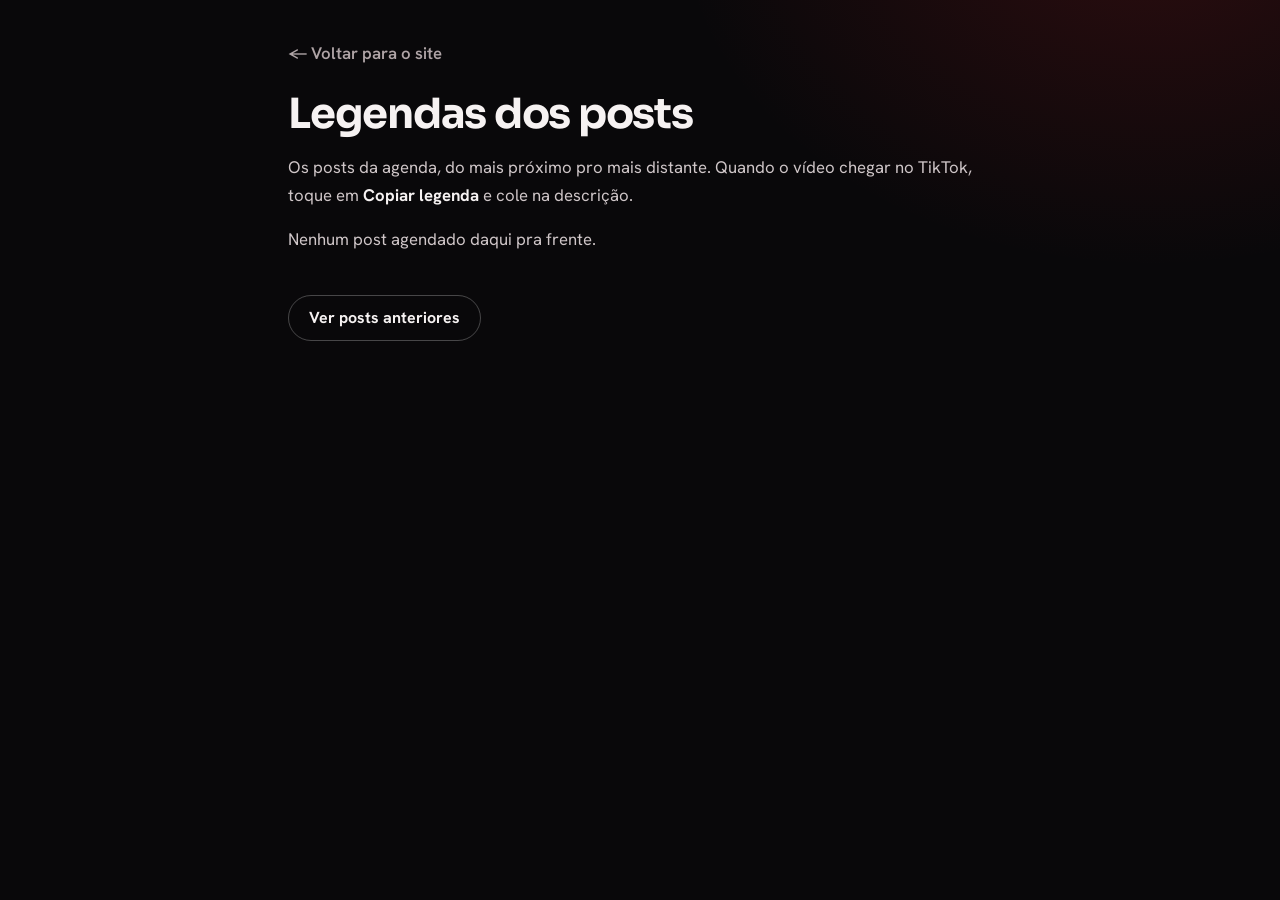
<file: legendas/index.html>
<!doctype html>
<html lang="pt-BR">
<head>
<meta charset="utf-8">
<meta name="viewport" content="width=device-width, initial-scale=1">
<meta name="robots" content="noindex, nofollow">
<title>Legendas dos posts · Ivan Fuly Consórcios</title>
<link rel="icon" href="../favicon.svg" type="image/svg+xml">
<link rel="stylesheet" href="../legal.css">
<style>
  .dia { margin: 30px 0 10px; font-family: "Sora", sans-serif; font-size: 1.15rem; }
  .post { display: grid; gap: 12px; padding: 16px; margin-bottom: 14px; border-radius: 18px; border: 1px solid rgba(255, 255, 255, .14); background: rgba(255, 255, 255, .04); }
  .post.passou { opacity: .55; }
  .topo { display: flex; gap: 10px; align-items: center; color: #AFA4A6; font-size: .9rem; font-weight: 600; }
  .topo .tipo { padding: 2px 10px; border-radius: 999px; background: rgba(232, 38, 43, .18); color: #FF8A80; }
  .midia { width: 100%; max-height: 340px; object-fit: contain; border-radius: 12px; background: #000; }
  .texto { white-space: pre-wrap; color: #CFC6C8; font-size: .95rem; max-height: 7.5em; overflow: hidden; position: relative; }
  .texto:not(.aberto) { -webkit-mask-image: linear-gradient(#000 55%, transparent); mask-image: linear-gradient(#000 55%, transparent); }
  .texto.aberto { max-height: none; }
  .acoes { display: flex; gap: 10px; flex-wrap: wrap; }
  .acoes button { min-height: 46px; padding: 10px 20px; border-radius: 999px; font: 700 1rem "Hanken Grotesk", sans-serif; cursor: pointer; }
  .copiar { border: 0; color: #fff; background: linear-gradient(135deg, #E3262B, #FF5A4E); }
  .copiar.ok { background: #1E9E5A; }
  .mais { border: 1px solid rgba(255, 255, 255, .25); color: #F6F2F2; background: transparent; }
  #anteriores { margin-top: 24px; }
</style>
</head>
<body>
<main class="legal">
  <a class="voltar" href="../">← Voltar para o site</a>
  <h1>Legendas dos posts</h1>
  <p>Os posts da agenda, do mais próximo pro mais distante. Quando o vídeo chegar no TikTok, toque em <b>Copiar legenda</b> e cole na descrição.</p>
  <div id="lista"><p>Carregando…</p></div>
  <div class="acoes"><button type="button" class="mais" id="anteriores" hidden>Ver posts anteriores</button></div>
</main>
<script>
const FUSO = "America/Sao_Paulo";
const diaDe = d => d.toLocaleDateString("en-CA", { timeZone: FUSO });
const hoje = diaDe(new Date());
const amanha = diaDe(new Date(Date.now() + 864e5));

// No TikTok a hashtag #reels não faz sentido.
const legendaTikTok = p => (p.legenda_tiktok || p.legenda).replace(/[ \t]*#reels\b/gi, "").trim();

function nomeDoDia(dia) {
  if (dia === hoje) return "Hoje";
  if (dia === amanha) return "Amanhã";
  const [a, m, d] = dia.split("-").map(Number);
  const texto = new Date(Date.UTC(a, m - 1, d, 12)).toLocaleDateString("pt-BR", { weekday: "long", day: "numeric", month: "long", timeZone: "UTC" });
  return texto.charAt(0).toUpperCase() + texto.slice(1);
}

async function copiar(texto) {
  try {
    await navigator.clipboard.writeText(texto);
    return true;
  } catch (e) {
    const area = document.createElement("textarea");
    area.value = texto;
    area.setAttribute("readonly", "");
    area.style.position = "fixed";
    area.style.opacity = "0";
    document.body.appendChild(area);
    area.select();
    const ok = document.execCommand("copy");
    area.remove();
    return ok;
  }
}

function cartao(p) {
  const quando = new Date(p.quando);
  const el = document.createElement("article");
  el.className = "post" + (quando < new Date() ? " passou" : "");

  const topo = document.createElement("div");
  topo.className = "topo";
  const tipo = document.createElement("span");
  tipo.className = "tipo";
  tipo.textContent = p.video ? "Vídeo" : "Foto";
  const hora = document.createElement("span");
  hora.textContent = quando.toLocaleTimeString("pt-BR", { hour: "2-digit", minute: "2-digit", timeZone: FUSO });
  topo.append(tipo, hora);

  let midia;
  if (p.video) {
    midia = document.createElement("video");
    midia.src = "../" + p.video + "#t=" + ((p.capa_ms || 0) / 1000);
    midia.preload = "metadata";
    midia.controls = true;
    midia.muted = true;
    midia.playsInline = true;
  } else {
    midia = document.createElement("img");
    midia.src = "../" + p.imagem;
    midia.alt = "";
    midia.loading = "lazy";
  }
  midia.className = "midia";

  const texto = document.createElement("div");
  texto.className = "texto";
  texto.textContent = legendaTikTok(p);

  const acoes = document.createElement("div");
  acoes.className = "acoes";
  const botao = document.createElement("button");
  botao.type = "button";
  botao.className = "copiar";
  botao.textContent = "Copiar legenda";
  botao.addEventListener("click", async () => {
    const ok = await copiar(legendaTikTok(p));
    botao.textContent = ok ? "Copiada!" : "Não deu, segure o texto pra copiar";
    botao.classList.toggle("ok", ok);
    setTimeout(() => { botao.textContent = "Copiar legenda"; botao.classList.remove("ok"); }, 2500);
  });
  const ver = document.createElement("button");
  ver.type = "button";
  ver.className = "mais";
  ver.textContent = "Ver tudo";
  ver.addEventListener("click", () => {
    const aberto = texto.classList.toggle("aberto");
    ver.textContent = aberto ? "Ver menos" : "Ver tudo";
  });
  acoes.append(botao, ver);

  el.append(topo, midia, texto, acoes);
  return el;
}

function mostrar(lista, posts) {
  let diaAtual = "";
  for (const p of posts) {
    const dia = diaDe(new Date(p.quando));
    if (dia !== diaAtual) {
      diaAtual = dia;
      const titulo = document.createElement("h2");
      titulo.className = "dia";
      titulo.textContent = nomeDoDia(dia);
      lista.append(titulo);
    }
    lista.append(cartao(p));
  }
}

fetch("../instagram/agenda.json", { cache: "no-store" })
  .then(r => r.json())
  .then(agenda => {
    const posts = agenda.filter(p => p.tiktok !== false).sort((a, b) => a.quando.localeCompare(b.quando));
    const proximos = posts.filter(p => diaDe(new Date(p.quando)) >= hoje);
    const antigos = posts.filter(p => diaDe(new Date(p.quando)) < hoje).reverse();
    const lista = document.getElementById("lista");
    lista.textContent = "";
    if (proximos.length) mostrar(lista, proximos);
    else lista.innerHTML = "<p>Nenhum post agendado daqui pra frente.</p>";
    const botao = document.getElementById("anteriores");
    if (antigos.length) {
      botao.hidden = false;
      botao.addEventListener("click", () => {
        const titulo = document.createElement("h2");
        titulo.textContent = "Posts anteriores";
        lista.append(titulo);
        mostrar(lista, antigos);
        botao.hidden = true;
      });
    }
  })
  .catch(() => { document.getElementById("lista").innerHTML = "<p>Não consegui carregar a agenda. Tente de novo daqui a pouco.</p>"; });
</script>
</body>
</html>
</file>
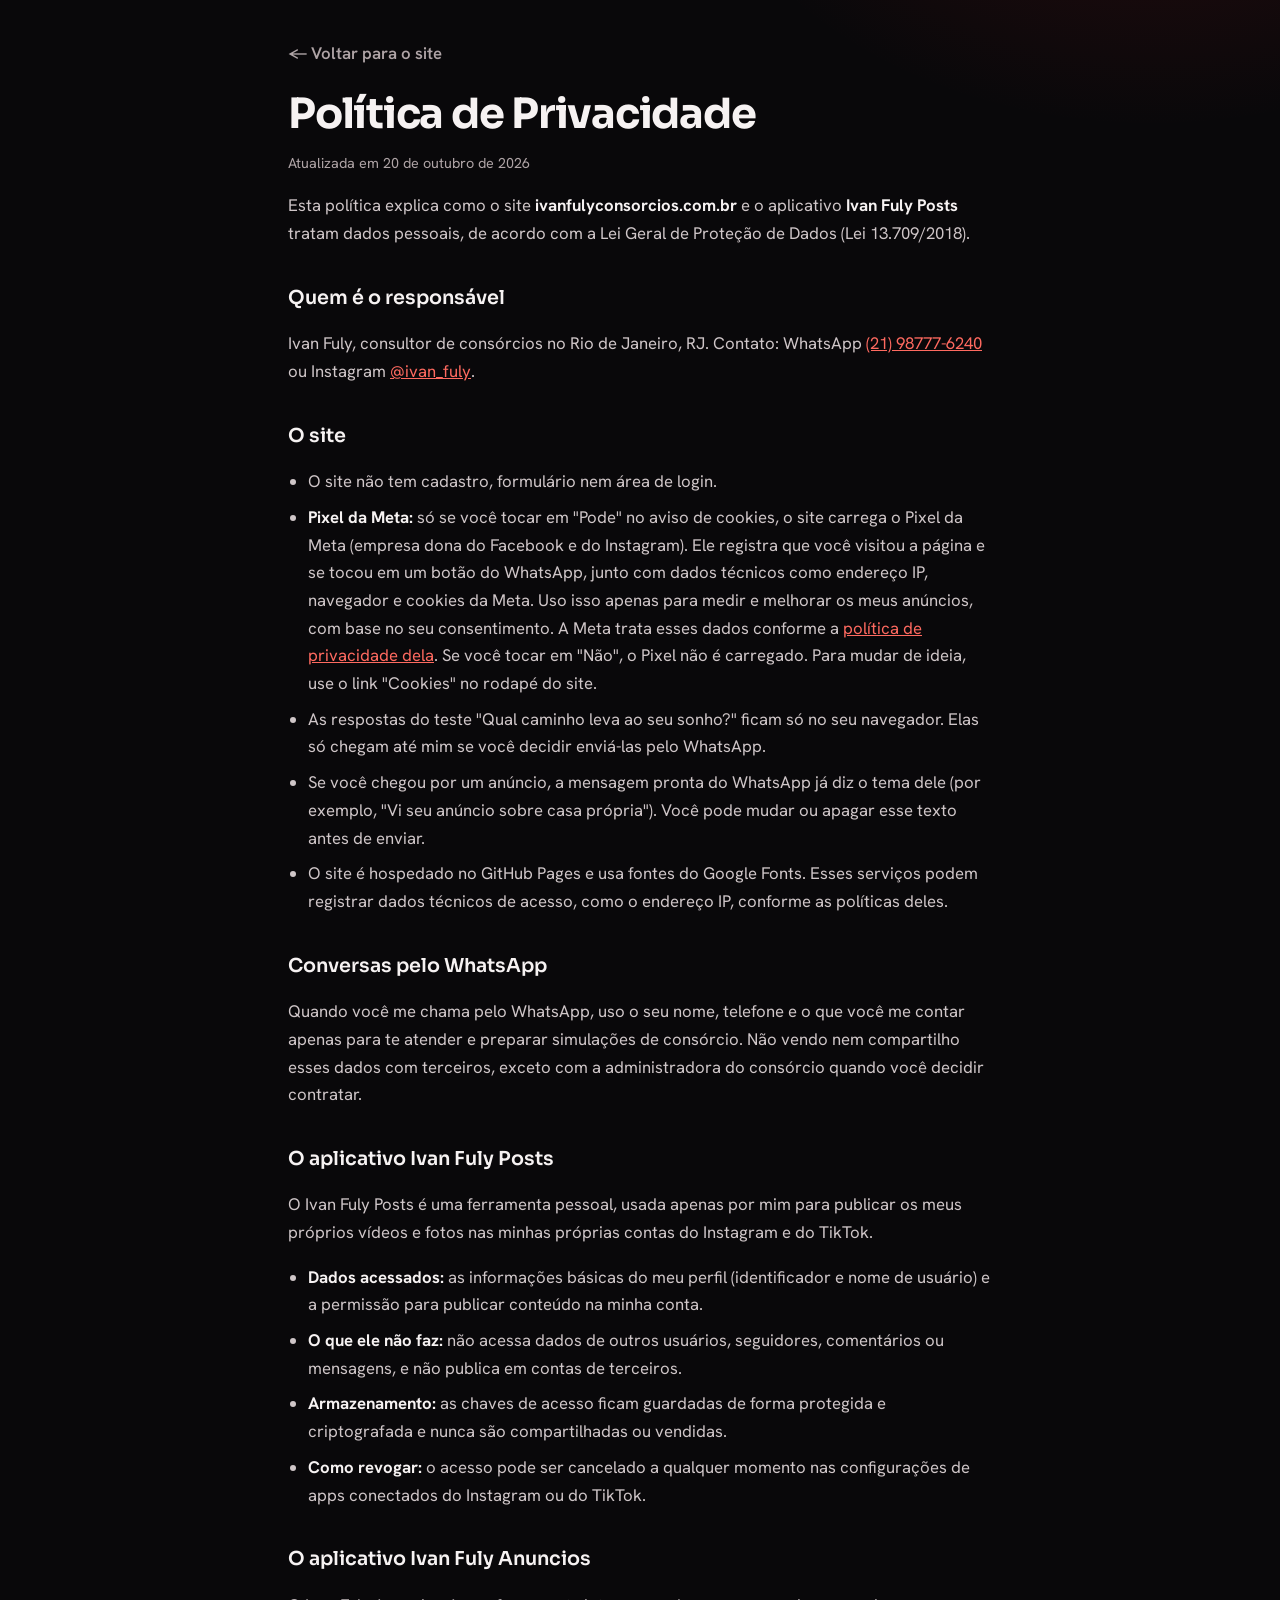
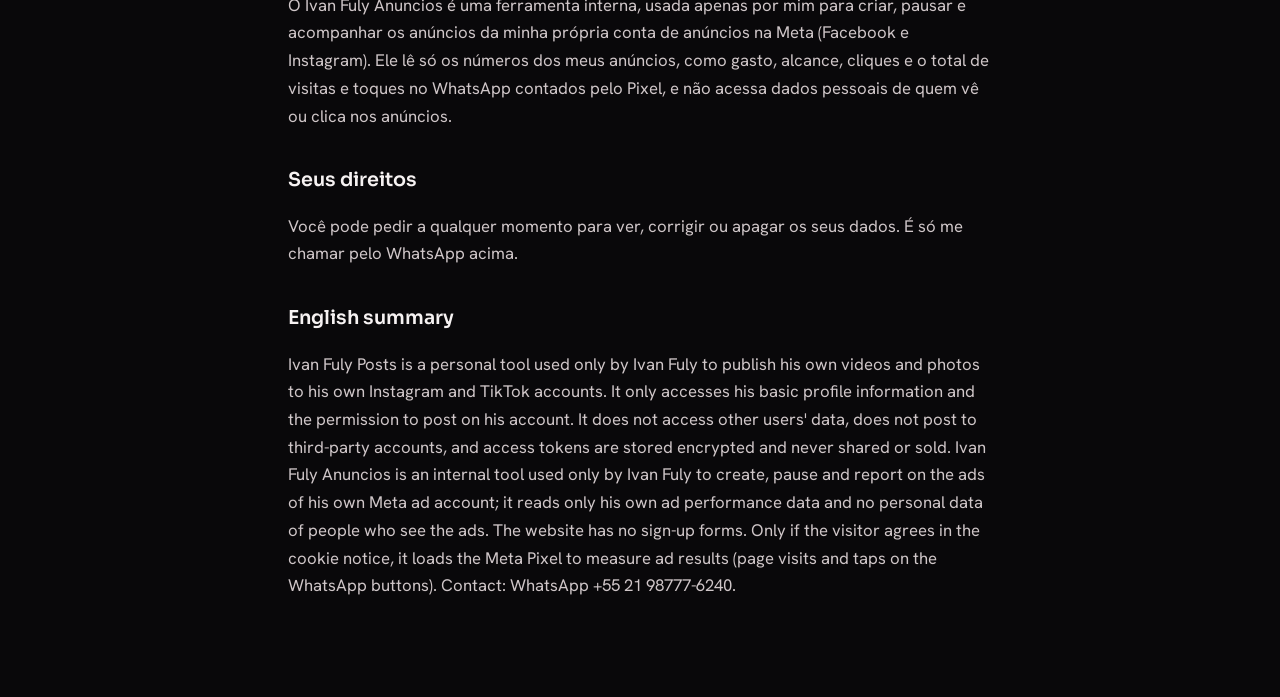
<file: privacidade/index.html>
<!doctype html>
<html lang="pt-BR">
<head>
<meta charset="utf-8">
<meta name="viewport" content="width=device-width, initial-scale=1">
<title>Política de Privacidade · Ivan Fuly Consórcios</title>
<meta name="description" content="Como o site ivanfulyconsorcios.com.br e o aplicativo Ivan Fuly Posts tratam dados pessoais.">
<link rel="canonical" href="https://ivanfulyconsorcios.com.br/privacidade/">
<link rel="icon" href="../favicon.svg" type="image/svg+xml">
<link rel="stylesheet" href="../legal.css">
</head>
<body>
<main class="legal">
  <a class="voltar" href="../">← Voltar para o site</a>
  <h1>Política de Privacidade</h1>
  <p class="data">Atualizada em 20 de outubro de 2026</p>

  <p>Esta política explica como o site <b>ivanfulyconsorcios.com.br</b> e o aplicativo <b>Ivan Fuly Posts</b> tratam dados pessoais, de acordo com a Lei Geral de Proteção de Dados (Lei 13.709/2018).</p>

  <h2>Quem é o responsável</h2>
  <p>Ivan Fuly, consultor de consórcios no Rio de Janeiro, RJ. Contato: WhatsApp <a href="https://wa.me/5521987776240">(21) 98777-6240</a> ou Instagram <a href="https://www.instagram.com/ivan_fuly/">@ivan_fuly</a>.</p>

  <h2>O site</h2>
  <ul>
    <li>O site não tem cadastro, formulário nem área de login.</li>
    <li><b>Pixel da Meta:</b> só se você tocar em "Pode" no aviso de cookies, o site carrega o Pixel da Meta (empresa dona do Facebook e do Instagram). Ele registra que você visitou a página e se tocou em um botão do WhatsApp, junto com dados técnicos como endereço IP, navegador e cookies da Meta. Uso isso apenas para medir e melhorar os meus anúncios, com base no seu consentimento. A Meta trata esses dados conforme a <a href="https://www.facebook.com/privacy/policy/">política de privacidade dela</a>. Se você tocar em "Não", o Pixel não é carregado. Para mudar de ideia, use o link "Cookies" no rodapé do site.</li>
    <li>As respostas do teste "Qual caminho leva ao seu sonho?" ficam só no seu navegador. Elas só chegam até mim se você decidir enviá-las pelo WhatsApp.</li>
    <li>Se você chegou por um anúncio, a mensagem pronta do WhatsApp já diz o tema dele (por exemplo, "Vi seu anúncio sobre casa própria"). Você pode mudar ou apagar esse texto antes de enviar.</li>
    <li>O site é hospedado no GitHub Pages e usa fontes do Google Fonts. Esses serviços podem registrar dados técnicos de acesso, como o endereço IP, conforme as políticas deles.</li>
  </ul>

  <h2>Conversas pelo WhatsApp</h2>
  <p>Quando você me chama pelo WhatsApp, uso o seu nome, telefone e o que você me contar apenas para te atender e preparar simulações de consórcio. Não vendo nem compartilho esses dados com terceiros, exceto com a administradora do consórcio quando você decidir contratar.</p>

  <h2>O aplicativo Ivan Fuly Posts</h2>
  <p>O Ivan Fuly Posts é uma ferramenta pessoal, usada apenas por mim para publicar os meus próprios vídeos e fotos nas minhas próprias contas do Instagram e do TikTok.</p>
  <ul>
    <li><b>Dados acessados:</b> as informações básicas do meu perfil (identificador e nome de usuário) e a permissão para publicar conteúdo na minha conta.</li>
    <li><b>O que ele não faz:</b> não acessa dados de outros usuários, seguidores, comentários ou mensagens, e não publica em contas de terceiros.</li>
    <li><b>Armazenamento:</b> as chaves de acesso ficam guardadas de forma protegida e criptografada e nunca são compartilhadas ou vendidas.</li>
    <li><b>Como revogar:</b> o acesso pode ser cancelado a qualquer momento nas configurações de apps conectados do Instagram ou do TikTok.</li>
  </ul>

  <h2>O aplicativo Ivan Fuly Anuncios</h2>
  <p>O Ivan Fuly Anuncios é uma ferramenta interna, usada apenas por mim para criar, pausar e acompanhar os anúncios da minha própria conta de anúncios na Meta (Facebook e Instagram). Ele lê só os números dos meus anúncios, como gasto, alcance, cliques e o total de visitas e toques no WhatsApp contados pelo Pixel, e não acessa dados pessoais de quem vê ou clica nos anúncios.</p>

  <h2>Seus direitos</h2>
  <p>Você pode pedir a qualquer momento para ver, corrigir ou apagar os seus dados. É só me chamar pelo WhatsApp acima.</p>

  <h2>English summary</h2>
  <p>Ivan Fuly Posts is a personal tool used only by Ivan Fuly to publish his own videos and photos to his own Instagram and TikTok accounts. It only accesses his basic profile information and the permission to post on his account. It does not access other users' data, does not post to third-party accounts, and access tokens are stored encrypted and never shared or sold. Ivan Fuly Anuncios is an internal tool used only by Ivan Fuly to create, pause and report on the ads of his own Meta ad account; it reads only his own ad performance data and no personal data of people who see the ads. The website has no sign-up forms. Only if the visitor agrees in the cookie notice, it loads the Meta Pixel to measure ad results (page visits and taps on the WhatsApp buttons). Contact: WhatsApp +55 21 98777-6240.</p>
</main>
</body>
</html>
</file>
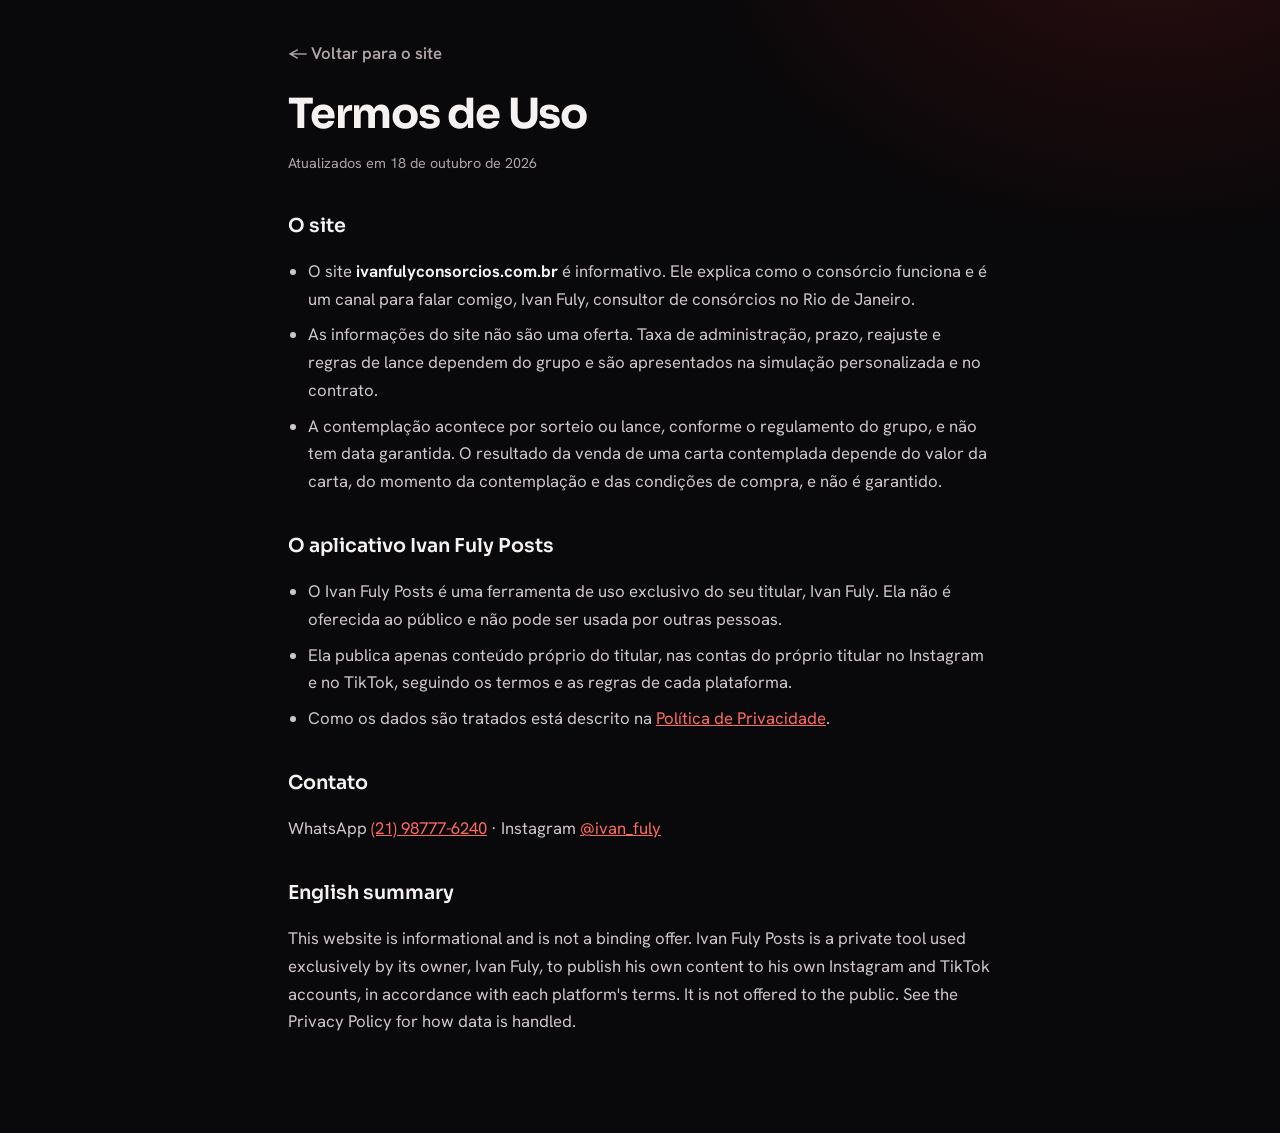
<file: termos/index.html>
<!doctype html>
<html lang="pt-BR">
<head>
<meta charset="utf-8">
<meta name="viewport" content="width=device-width, initial-scale=1">
<title>Termos de Uso · Ivan Fuly Consórcios</title>
<meta name="description" content="Termos de uso do site ivanfulyconsorcios.com.br e do aplicativo Ivan Fuly Posts.">
<link rel="canonical" href="https://ivanfulyconsorcios.com.br/termos/">
<link rel="icon" href="../favicon.svg" type="image/svg+xml">
<link rel="stylesheet" href="../legal.css">
</head>
<body>
<main class="legal">
  <a class="voltar" href="../">← Voltar para o site</a>
  <h1>Termos de Uso</h1>
  <p class="data">Atualizados em 18 de outubro de 2026</p>

  <h2>O site</h2>
  <ul>
    <li>O site <b>ivanfulyconsorcios.com.br</b> é informativo. Ele explica como o consórcio funciona e é um canal para falar comigo, Ivan Fuly, consultor de consórcios no Rio de Janeiro.</li>
    <li>As informações do site não são uma oferta. Taxa de administração, prazo, reajuste e regras de lance dependem do grupo e são apresentados na simulação personalizada e no contrato.</li>
    <li>A contemplação acontece por sorteio ou lance, conforme o regulamento do grupo, e não tem data garantida. O resultado da venda de uma carta contemplada depende do valor da carta, do momento da contemplação e das condições de compra, e não é garantido.</li>
  </ul>

  <h2>O aplicativo Ivan Fuly Posts</h2>
  <ul>
    <li>O Ivan Fuly Posts é uma ferramenta de uso exclusivo do seu titular, Ivan Fuly. Ela não é oferecida ao público e não pode ser usada por outras pessoas.</li>
    <li>Ela publica apenas conteúdo próprio do titular, nas contas do próprio titular no Instagram e no TikTok, seguindo os termos e as regras de cada plataforma.</li>
    <li>Como os dados são tratados está descrito na <a href="../privacidade/">Política de Privacidade</a>.</li>
  </ul>

  <h2>Contato</h2>
  <p>WhatsApp <a href="https://wa.me/5521987776240">(21) 98777-6240</a> · Instagram <a href="https://www.instagram.com/ivan_fuly/">@ivan_fuly</a></p>

  <h2>English summary</h2>
  <p>This website is informational and is not a binding offer. Ivan Fuly Posts is a private tool used exclusively by its owner, Ivan Fuly, to publish his own content to his own Instagram and TikTok accounts, in accordance with each platform's terms. It is not offered to the public. See the Privacy Policy for how data is handled.</p>
</main>
</body>
</html>
</file>
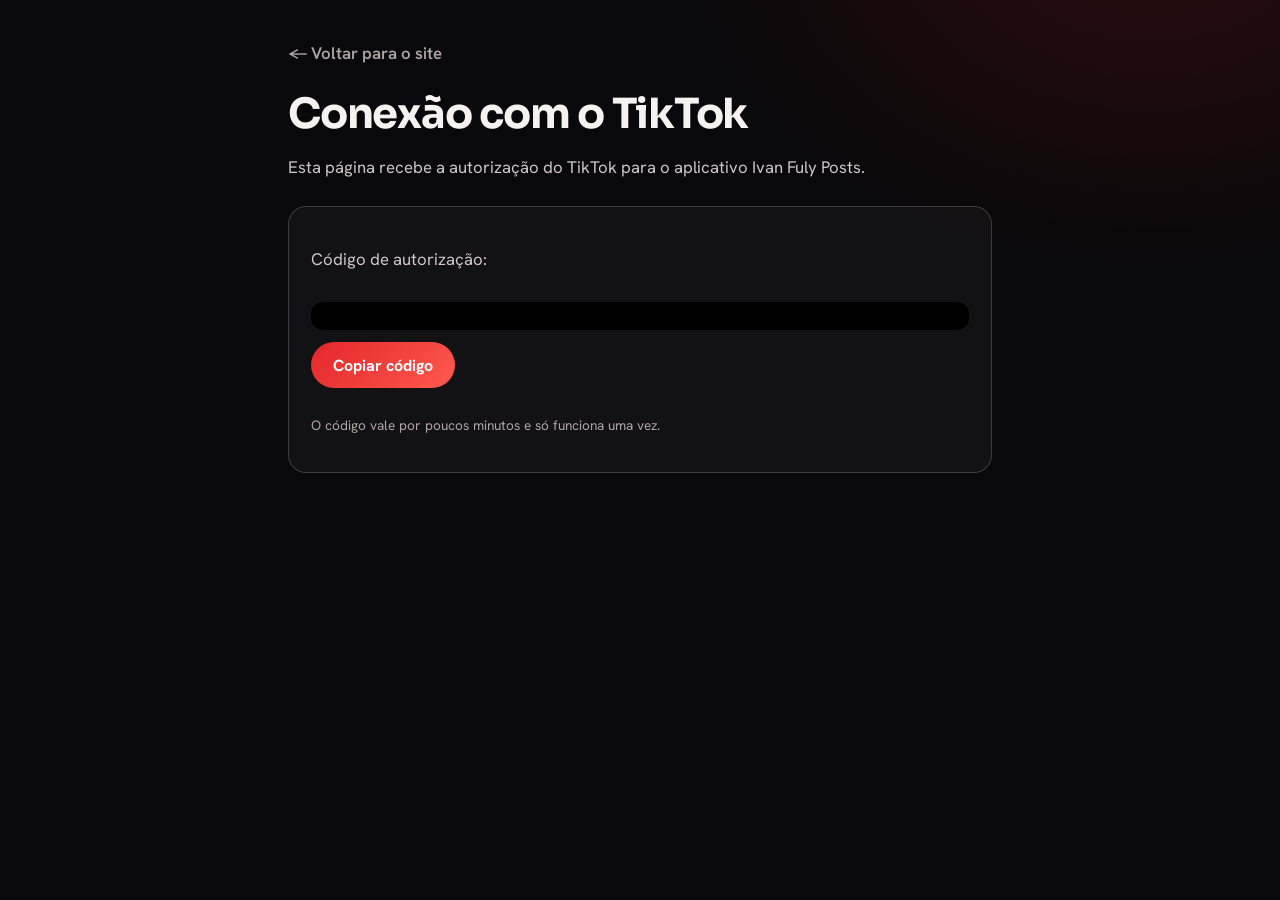
<file: tiktok/index.html>
<!doctype html>
<html lang="pt-BR">
<head>
<meta charset="utf-8">
<meta name="viewport" content="width=device-width, initial-scale=1">
<meta name="robots" content="noindex, nofollow">
<title>Conexão com o TikTok · Ivan Fuly Consórcios</title>
<link rel="icon" href="../favicon.svg" type="image/svg+xml">
<link rel="stylesheet" href="../legal.css">
</head>
<body>
<main class="legal">
  <a class="voltar" href="../">← Voltar para o site</a>
  <h1>Conexão com o TikTok</h1>
  <p id="msg">Esta página recebe a autorização do TikTok para o aplicativo Ivan Fuly Posts.</p>
  <div id="caixa" class="codigo" hidden>
    <p>Código de autorização:</p>
    <code id="codigo"></code>
    <button type="button" id="copiar">Copiar código</button>
    <p class="fino">O código vale por poucos minutos e só funciona uma vez.</p>
  </div>
</main>
<script>
const q = new URLSearchParams(location.search);
const msg = document.getElementById("msg");
if (q.get("error")) {
  msg.textContent = "O TikTok não autorizou a conexão: " + (q.get("error_description") || q.get("error"));
} else if (q.get("code")) {
  msg.textContent = "Pronto! O TikTok autorizou a conexão. Agora copie o código abaixo e cole no GitHub: Actions > \"Publicar no TikTok\" > Run workflow > modo \"conectar\", no campo \"codigo\".";
  document.getElementById("codigo").textContent = q.get("code");
  document.getElementById("caixa").hidden = false;
  document.getElementById("copiar").addEventListener("click", async () => {
    try { await navigator.clipboard.writeText(q.get("code")); document.getElementById("copiar").textContent = "Copiado!"; } catch (e) {}
  });
}
</script>
</body>
</html>
</file>
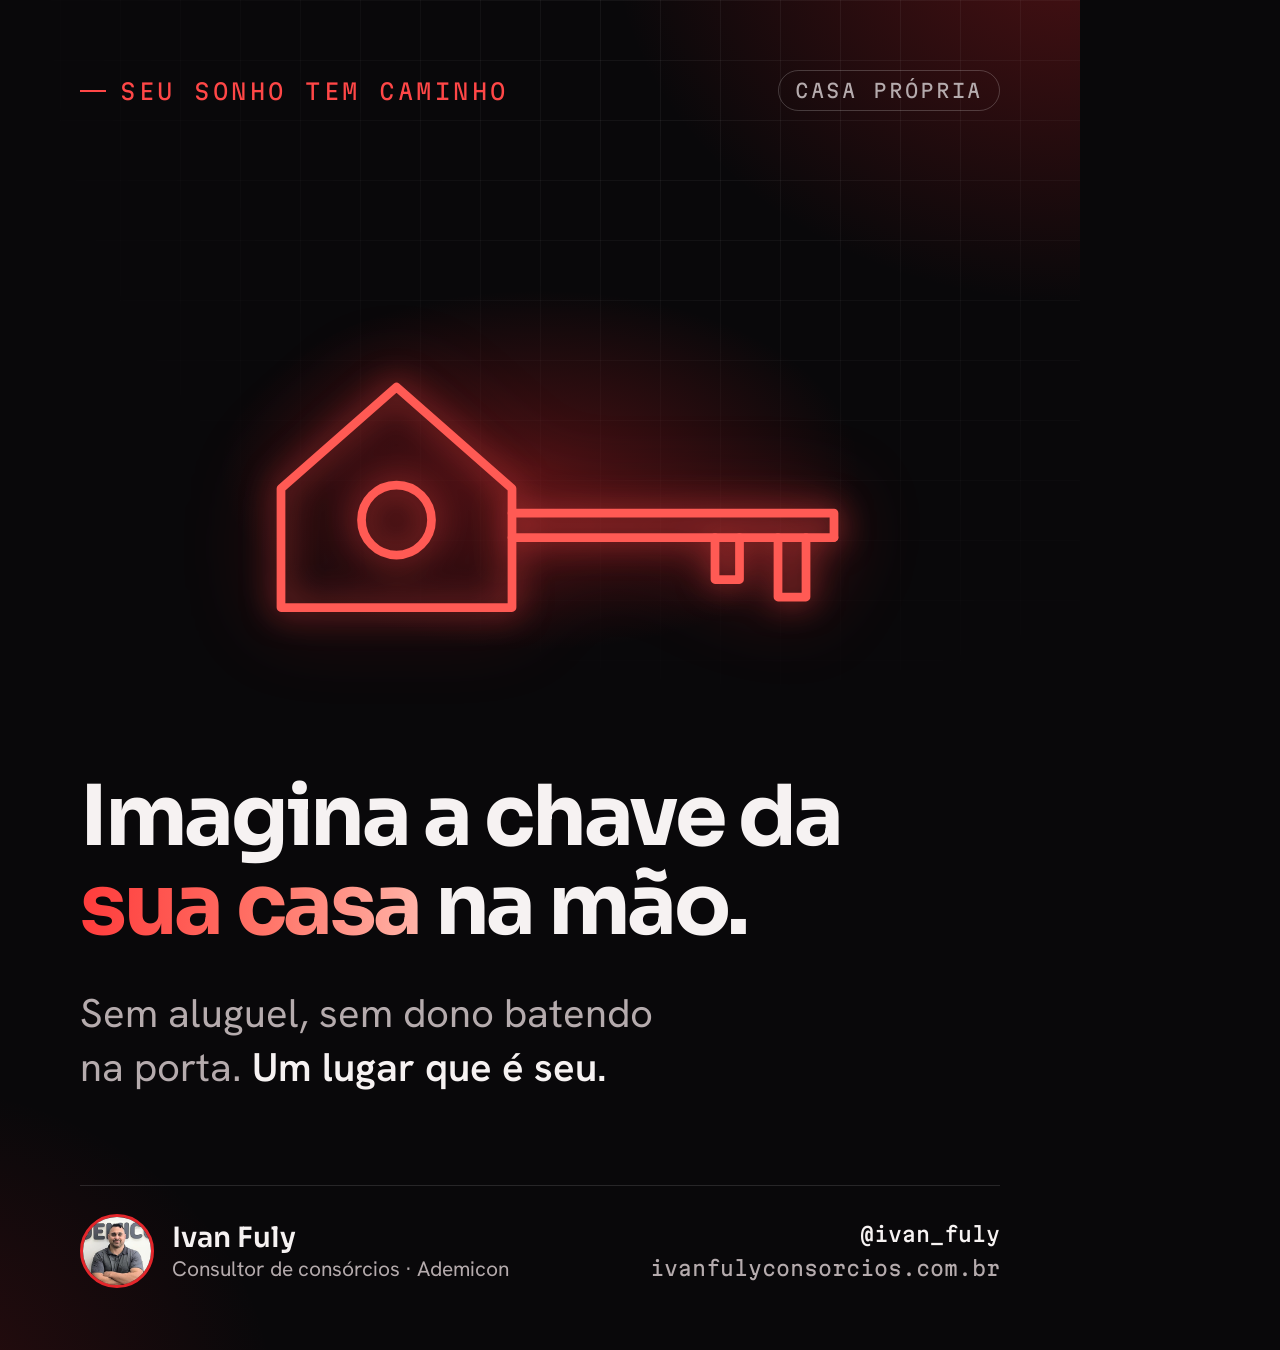
<file: instagram/modelos/posts.html>
<!doctype html>
<html lang="pt-BR">
<head>
<meta charset="utf-8">
<link rel="stylesheet" href="https://fonts.googleapis.com/css2?family=Sora:wght@500;600;700&family=Hanken+Grotesk:wght@400;500;600;700&family=Martian+Mono:wght@400;500&display=swap">
<script src="ilustracoes.js"></script>
<style>
:root {
  --bg: #09080A; --card: rgba(255,255,255,.045); --line: rgba(255,255,255,.12); --line-2: rgba(255,255,255,.2);
  --ink: #F6F2F2; --muted: #B5ABAD; --red: #FF4747; --gold: #FFC14D;
  --display: "Sora", sans-serif; --body: "Hanken Grotesk", sans-serif; --mono: "Martian Mono", monospace;
}
* { box-sizing: border-box; margin: 0; }
html, body { width: 1080px; height: 1350px; }
body { background: var(--bg); color: var(--ink); font-family: var(--body); position: relative; overflow: hidden; -webkit-font-smoothing: antialiased; }
.sky { position: absolute; inset: 0;
  background: radial-gradient(760px 620px at 100% -6%, rgba(232,38,43,.30), transparent 62%),
              radial-gradient(620px 520px at -10% 104%, rgba(232,38,43,.16), transparent 62%), var(--bg); }
.sky::before { content: ""; position: absolute; inset: 0;
  background-image: linear-gradient(rgba(255,255,255,.05) 1px, transparent 1px), linear-gradient(90deg, rgba(255,255,255,.05) 1px, transparent 1px);
  background-size: 60px 60px; -webkit-mask-image: radial-gradient(ellipse 90% 70% at 70% 0%, #000 15%, transparent 80%); }
.frame { position: absolute; inset: 70px 80px 62px; display: flex; flex-direction: column; gap: 36px; }
header { display: flex; justify-content: space-between; align-items: center; gap: 20px; }
.kicker { display: inline-flex; align-items: center; gap: 14px; font-family: var(--mono); font-size: 22px; letter-spacing: .16em; text-transform: uppercase; color: var(--red); }
.kicker::before { content: ""; width: 26px; height: 2px; background: currentColor; }
.tema { font-family: var(--mono); font-size: 19px; letter-spacing: .14em; text-transform: uppercase; color: var(--muted); padding: 8px 16px; border: 1px solid var(--line-2); border-radius: 999px; }
main { flex: 1; display: flex; flex-direction: column; justify-content: center; gap: 36px; min-height: 0; }
h1 { font-family: var(--display); font-weight: 700; font-size: var(--h1, 84px); line-height: 1.05; letter-spacing: -.04em; text-wrap: balance; }
.r { background: linear-gradient(92deg, #FF3B3B, #FF7468 55%, #FFB4A8); -webkit-background-clip: text; background-clip: text; color: transparent; }
.o { background: linear-gradient(92deg, #FFC14D, #FFE3A0 60%, #FFFFFF); -webkit-background-clip: text; background-clip: text; color: transparent; }
.lead { font-size: 40px; line-height: 1.35; color: var(--muted); text-wrap: balance; }
.lead b { color: var(--ink); font-weight: 600; }
.nota { font-size: 30px; line-height: 1.4; color: var(--muted); padding-left: 22px; border-left: 3px solid #E3262B; }

.ilu { width: 100%; height: auto; stroke: #FF5A54; stroke-width: 5; filter: drop-shadow(0 0 16px rgba(255,71,71,.75)) drop-shadow(0 0 40px rgba(232,38,43,.45)); }
.palco { position: relative; display: grid; place-items: center; padding: 10px 70px 0; }
.palco::before { content: ""; position: absolute; width: 640px; height: 360px; border-radius: 50%; background: radial-gradient(closest-side, rgba(232,38,43,.28), transparent); }
.palco .ilu { position: relative; max-width: 700px; }

.opcoes { display: grid; grid-template-columns: repeat(3, 1fr); gap: 18px; }
.opcao { display: grid; gap: 14px; justify-items: center; padding: 30px 18px 32px; border-radius: 28px; border: 1px solid var(--line); background: var(--card); }
.opcao .ilu { stroke-width: 7; width: 230px; }
.opcao span { font-family: var(--display); font-weight: 600; font-size: 40px; }

.duo { display: grid; grid-template-columns: 1fr 1fr; gap: 18px; }
.lado { padding: 34px 32px 36px; border-radius: 28px; border: 1px solid var(--line); background: var(--card); display: grid; gap: 14px; align-content: start; }
.lado .tag, .lista .tag { justify-self: start; font-family: var(--mono); font-size: 19px; letter-spacing: .14em; text-transform: uppercase; color: var(--muted); padding: 6px 14px; border: 1px solid var(--line-2); border-radius: 999px; }
.lado p { font-size: 34px; line-height: 1.35; }
.lado.ruim p { color: var(--muted); }
.lado.bom { border-color: rgba(232,38,43,.6); background: radial-gradient(120% 120% at 0% 0%, rgba(232,38,43,.22), transparent 60%), var(--card); }
.lado.bom .tag { color: var(--red); border-color: rgba(232,38,43,.6); }

.lista { display: grid; gap: 16px; }
.item { display: flex; align-items: center; gap: 22px; padding: 26px 30px; border-radius: 24px; border: 1px solid var(--line); background: var(--card); font-size: 34px; font-weight: 600; }
.item i { flex: none; width: 54px; height: 54px; border-radius: 50%; display: grid; place-items: center; border: 2px solid var(--red); background: rgba(232,38,43,.12); }
.item i::after { content: ""; width: 20px; height: 11px; border-left: 4px solid var(--red); border-bottom: 4px solid var(--red); transform: translateY(-3px) rotate(-45deg); }

.foto-cta { display: flex; align-items: center; gap: 36px; }
.foto-cta img { width: 230px; height: 230px; border-radius: 50%; object-fit: cover; border: 6px solid var(--bg); box-shadow: 0 0 0 5px #E3262B, 0 0 80px -10px rgba(232,38,43,.9); }
.url { align-self: flex-start; font-family: var(--mono); font-size: 38px; color: #fff; padding: 28px 34px; border-radius: 24px; background: linear-gradient(135deg, #E8292E, #A3141A); box-shadow: 0 40px 80px -40px rgba(232,38,43,.9); }

footer { display: flex; align-items: center; justify-content: space-between; gap: 20px; padding-top: 28px; border-top: 1px solid var(--line); }
.quem { display: flex; align-items: center; gap: 18px; }
.quem img { width: 74px; height: 74px; border-radius: 50%; object-fit: cover; border: 3px solid #E3262B; }
.quem strong { display: block; font-family: var(--display); font-weight: 600; font-size: 28px; }
.quem span { font-size: 21px; color: var(--muted); }
.onde { text-align: right; font-family: var(--mono); font-size: 20px; line-height: 1.7; color: var(--muted); }
.onde b { color: var(--ink); font-weight: 500; }
</style>
</head>
<body>
<div class="sky"></div>
<div class="frame">
  <header><span class="kicker">Seu sonho tem caminho</span><span class="tema" id="tema"></span></header>
  <main id="main"></main>
  <footer>
    <div class="quem"><img src="avatar.jpg" alt=""><div><strong>Ivan Fuly</strong><span>Consultor de consórcios · Ademicon</span></div></div>
    <div class="onde"><b>@ivan_fuly</b><br>ivanfulyconsorcios.com.br</div>
  </footer>
</div>
<script>
const palco = (nome) => `<div class="palco">${ilustracao(nome)}</div>`;
const POSTS = [
  { tema: "Casa própria", html: `${palco("chave")}
    <h1>Imagina a chave da <span class="r">sua casa</span> na mão.</h1>
    <p class="lead">Sem aluguel, sem dono batendo na porta. <b>Um lugar que é seu.</b></p>` },
  { tema: "Me conta", html: `
    <h1 style="--h1:96px">Qual é o <span class="r">seu sonho?</span></h1>
    <div class="opcoes">
      <div class="opcao">${ilustracao("casa")}<span>Casa</span></div>
      <div class="opcao">${ilustracao("carro")}<span>Carro</span></div>
      <div class="opcao">${ilustracao("moto")}<span>Moto</span></div>
    </div>
    <p class="lead">Comenta aqui embaixo. <b>Eu te mostro o caminho.</b></p>` },
  { tema: "Carro novo", html: `${palco("carro")}
    <h1 style="--h1:78px">Aquele carro que você <span class="r">para pra olhar</span> toda vez que passa.</h1>
    <p class="lead">Ele pode sair da vitrine e ir pra sua garagem. <b>Com um plano.</b></p>` },
  { tema: "O caminho", html: `
    <h1 style="--h1:100px">Seu sonho cabe numa <span class="r">parcela sem juros.</span></h1>
    <p class="lead">No consórcio, você escolhe a parcela que cabe no seu mês e conquista <b>sem pagar juros</b>.</p>
    <p class="nota">Planejamento que respeita o seu bolso.</p>` },
  { tema: "Moto nova", html: `${palco("moto")}
    <h1 style="--h1:76px">A moto que você vê na loja e pensa: <span class="r">um dia vai ser minha.</span></h1>
    <p class="lead"><b>Que tal começar esse plano hoje?</b></p>` },
  { tema: "O caminho", html: `
    <h1 style="--h1:92px">Você não precisa ter o dinheiro todo hoje. <span class="r">Precisa de um plano.</span></h1>
    <p class="lead">O consórcio transforma o sonho em parcelas mensais, <b>sem juros e sem entrada obrigatória</b>.</p>` },
  { tema: "Família", html: `${palco("casa")}
    <h1>Seu filho correndo no <span class="r">quintal da sua casa.</span></h1>
    <p class="lead">Tem sonho que é da família inteira. <b>E ele começa com o primeiro passo.</b></p>` },
  { tema: "Pensa nisso", html: `
    <h1 style="--h1:82px">Todo mês você já paga por um sonho. <span class="r">Só que é o de outra pessoa.</span></h1>
    <div class="duo">
      <div class="lado ruim"><span class="tag">Aluguel</span><p>O dinheiro vai embora todo mês.</p></div>
      <div class="lado bom"><span class="tag">Consórcio</span><p>A parcela te leva até a sua casa.</p></div>
    </div>` },
  { tema: "Família", html: `${palco("carro")}
    <h1>A primeira viagem com o <span class="r">carro novo.</span></h1>
    <p class="lead">Família no banco de trás, estrada pela frente. <b>Esse momento pode ser seu.</b></p>` },
  { tema: "Sem promessa milagrosa", html: `
    <h1 style="--h1:88px">Seu sonho tem caminho. <span class="r">Não tem atalho mágico.</span></h1>
    <div class="lista">
      <div class="item"><i></i>Contemplação por sorteio ou por lance</div>
      <div class="item"><i></i>Fiscalizado pelo Banco Central</div>
      <div class="item"><i></i>Regras claras, todas no contrato</div>
    </div>
    <p class="nota">Desconfie de quem promete data. Eu te mostro o caminho real.</p>` },
  { tema: "Investimento", html: `
    <h1 style="--h1:86px">Sonho também é ver o seu <span class="o">dinheiro trabalhando por você.</span></h1>
    <p class="lead">Depois de contemplado, você pode vender a carta e receber o que pagou, <b>mais o ágio da venda</b>.</p>
    <p class="nota">O lucro só existe depois da contemplação, que não tem data garantida.</p>` },
  { tema: "Bora?", html: `
    <div class="foto-cta"><img src="avatar.jpg" alt=""><h1 style="--h1:80px">Me conta o <span class="r">seu sonho.</span></h1></div>
    <p class="lead">Eu te mostro o caminho pra chegar lá. <b>Atendimento no Rio e online, sem compromisso.</b></p>
    <div class="url">ivanfulyconsorcios.com.br</div>
    <p class="nota">O link está na bio.</p>` },
];
window.render = (i) => {
  const p = POSTS[i - 1];
  document.getElementById("tema").textContent = p.tema;
  document.getElementById("main").innerHTML = p.html;
  return POSTS.length;
};
render(1);
</script>
</body>
</html>
</file>
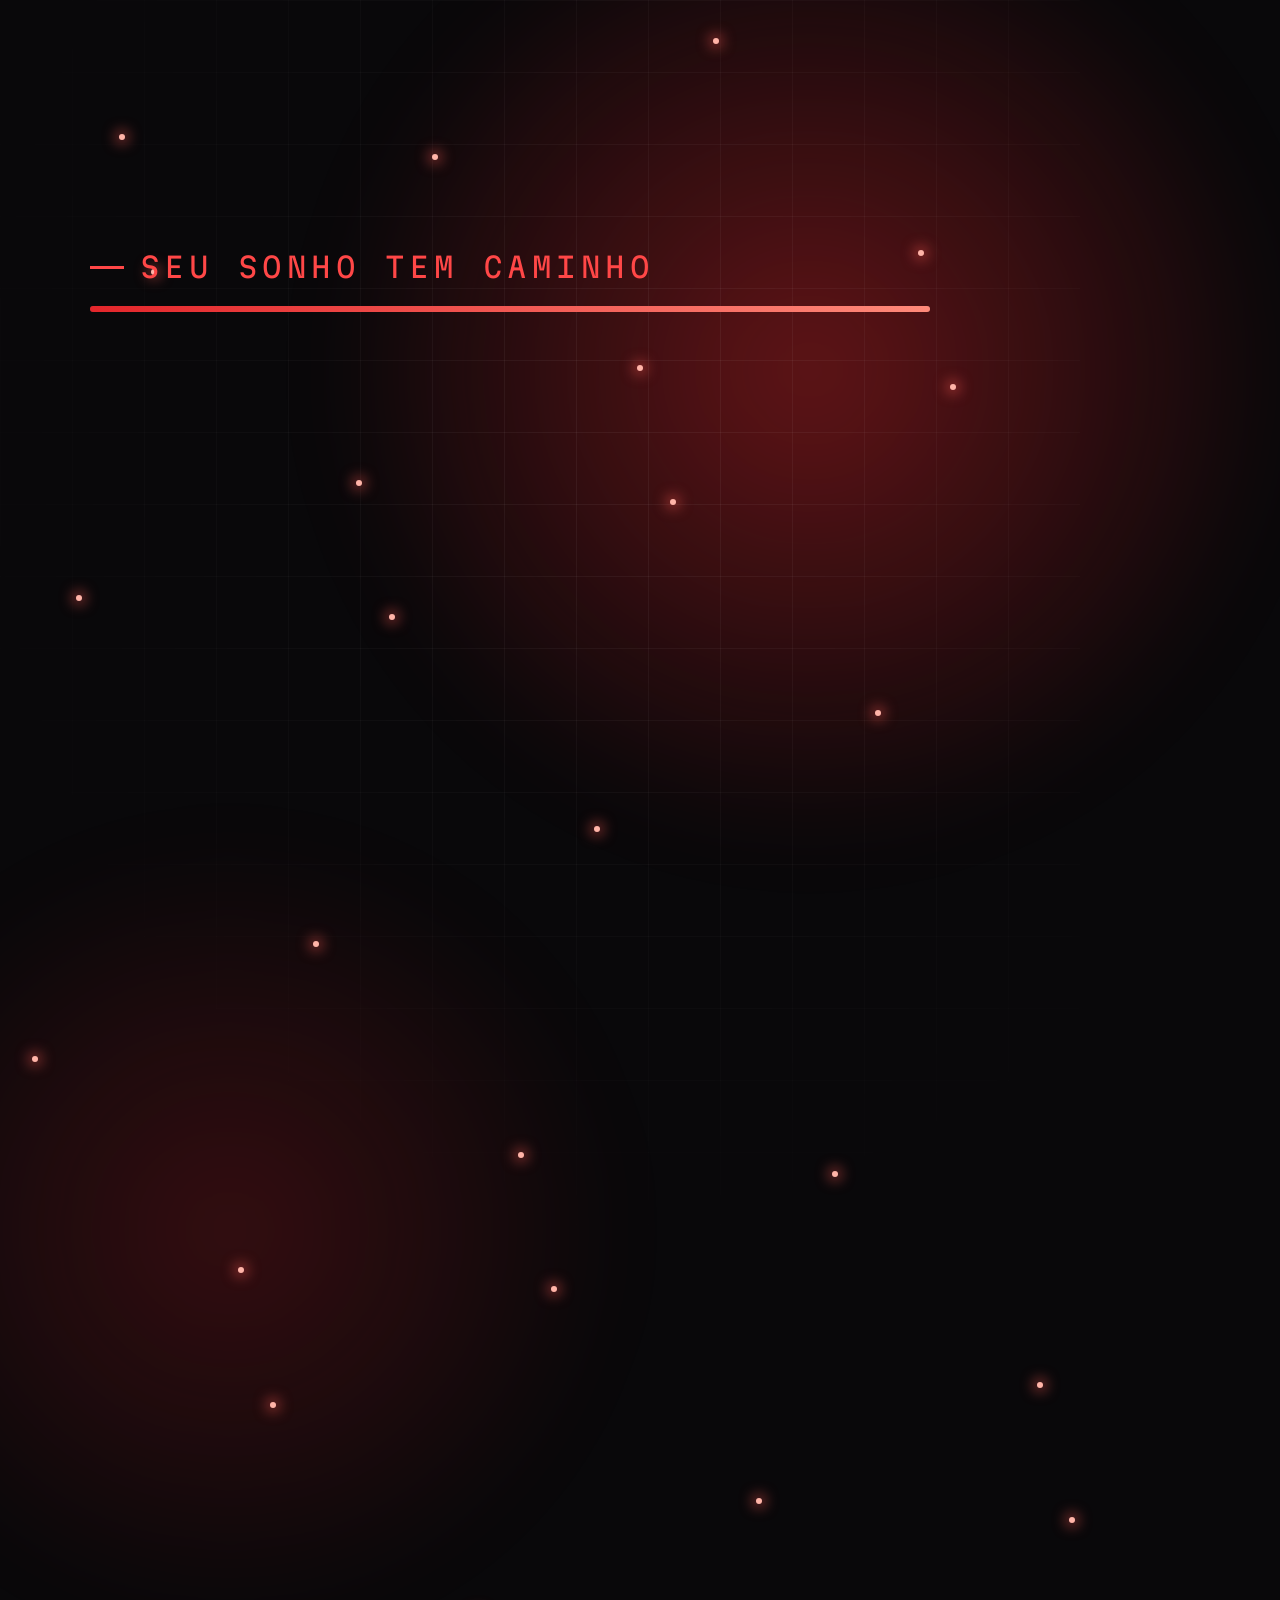
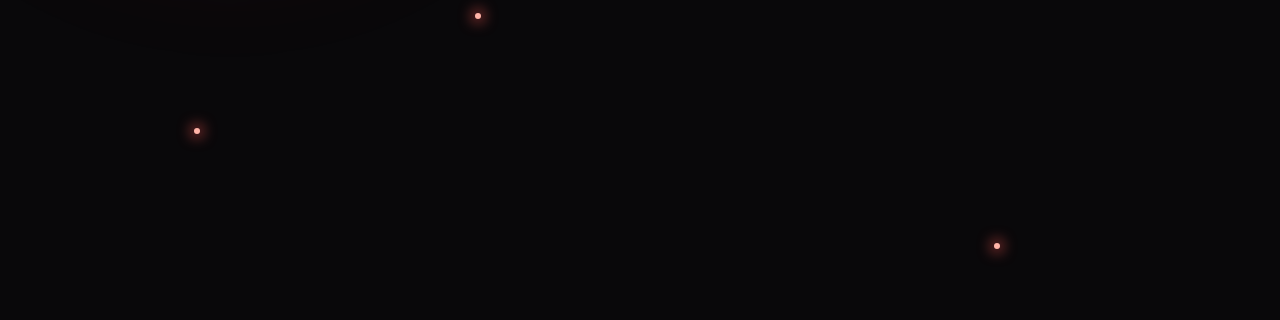
<file: instagram/modelos/reel.html>
<!doctype html>
<html lang="pt-BR">
<head>
<meta charset="utf-8">
<link rel="stylesheet" href="https://fonts.googleapis.com/css2?family=Sora:wght@500;600;700&family=Hanken+Grotesk:wght@400;500;600&family=Martian+Mono:wght@400;500&display=swap">
<script src="ilustracoes.js"></script>
<style>
:root {
  --bg: #09080A; --ink: #F6F2F2; --muted: #B5ABAD; --red: #FF4747; --gold: #FFC14D; --dur: 18s;
  --display: "Sora", sans-serif; --body: "Hanken Grotesk", sans-serif; --mono: "Martian Mono", monospace;
}
* { box-sizing: border-box; margin: 0; }
html, body { width: 1080px; height: 1920px; }
body { background: var(--bg); color: var(--ink); font-family: var(--body); overflow: hidden; position: relative; -webkit-font-smoothing: antialiased; }

.fundo { position: absolute; inset: 0; }
.brilho { position: absolute; border-radius: 50%; filter: blur(40px); }
.b1 { width: 1100px; height: 1100px; right: -420px; top: -360px; background: radial-gradient(circle, rgba(232,38,43,.40), transparent 62%); animation: deriva1 var(--dur) ease-in-out both; }
.b2 { width: 900px; height: 900px; left: -380px; bottom: 120px; background: radial-gradient(circle, rgba(232,38,43,.20), transparent 62%); animation: deriva2 var(--dur) ease-in-out both; }
@keyframes deriva1 { to { transform: translate(-140px, 180px); } }
@keyframes deriva2 { to { transform: translate(160px, -120px); } }
.grade { position: absolute; inset: 0;
  background-image: linear-gradient(rgba(255,255,255,.05) 1px, transparent 1px), linear-gradient(90deg, rgba(255,255,255,.05) 1px, transparent 1px);
  background-size: 72px 72px; -webkit-mask-image: radial-gradient(ellipse 90% 60% at 60% 22%, #000 10%, transparent 75%); animation: grade var(--dur) linear both; }
@keyframes grade { to { background-position: 0 144px, 144px 0; } }
.estrelas i { position: absolute; width: 6px; height: 6px; border-radius: 50%; background: #FFB4A8; box-shadow: 0 0 14px 3px rgba(255,90,84,.7); animation: pisca 3.2s ease-in-out infinite; }
@keyframes pisca { 0%, 100% { opacity: .15; transform: scale(.6); } 50% { opacity: .9; transform: scale(1); } }

.topo { position: absolute; left: 90px; right: 150px; top: 250px; display: grid; gap: 22px; }
.kicker { display: inline-flex; align-items: center; gap: 16px; font-family: var(--mono); font-size: 28px; letter-spacing: .16em; text-transform: uppercase; color: var(--red); }
.kicker::before { content: ""; width: 34px; height: 3px; background: currentColor; }
.barra { height: 6px; border-radius: 99px; background: rgba(255,255,255,.12); overflow: hidden; }
.barra span { display: block; height: 100%; transform-origin: left; background: linear-gradient(90deg, #E3262B, #FF8A7A); animation: progresso var(--dur) linear both; }
@keyframes progresso { from { transform: scaleX(0); } to { transform: scaleX(1); } }

.cena { position: absolute; left: 90px; right: 150px; top: 380px; bottom: 420px; display: flex; flex-direction: column; justify-content: center; gap: 46px; }
.a { animation-name: entra, sai; animation-duration: .7s, .45s; animation-timing-function: cubic-bezier(.2,.8,.2,1), ease-in;
  animation-fill-mode: both, forwards; animation-delay: var(--in), var(--out, 999s); }
.pop { animation-name: estoura, sai; animation-duration: .6s, .45s; animation-timing-function: ease-out, ease-in;
  animation-fill-mode: both, forwards; animation-delay: var(--in), var(--out, 999s); }
@keyframes entra { from { opacity: 0; transform: translateY(50px); filter: blur(10px); } to { opacity: 1; transform: none; filter: none; } }
@keyframes sai { to { opacity: 0; transform: translateY(-50px); filter: blur(8px); } }
@keyframes estoura { 0% { opacity: 0; transform: scale(.5); } 60% { opacity: 1; transform: scale(1.08); } 100% { opacity: 1; transform: scale(1); } }

h1 { font-family: var(--display); font-weight: 700; font-size: var(--h1, 120px); letter-spacing: -.045em; line-height: 1.04; text-wrap: balance; }
h1 > span { display: block; }
.titulo { font-family: var(--display); font-weight: 700; font-size: var(--t, 92px); letter-spacing: -.04em; line-height: 1.06; text-wrap: balance; }
.r { background: linear-gradient(92deg, #FF3B3B, #FF7468 55%, #FFB4A8); -webkit-background-clip: text; background-clip: text; color: transparent; }
.o { background: linear-gradient(92deg, #FFC14D, #FFE3A0 60%, #FFFFFF); -webkit-background-clip: text; background-clip: text; color: transparent; }
.media { font-size: 54px; line-height: 1.3; color: var(--muted); text-wrap: balance; }
.media b { color: var(--ink); font-weight: 600; }

.palco { position: relative; display: grid; place-items: center; }
.palco::before { content: ""; position: absolute; width: 760px; height: 460px; border-radius: 50%; background: radial-gradient(closest-side, rgba(232,38,43,.30), transparent); }
.ilu { position: relative; width: 820px; max-width: 100%; height: auto; stroke: #FF5A54; stroke-width: 5;
  filter: drop-shadow(0 0 16px rgba(255,71,71,.8)) drop-shadow(0 0 44px rgba(232,38,43,.5)); }
.desenha path, .desenha circle { stroke-dasharray: 1; stroke-dashoffset: 1; animation: traco 1.5s ease-in-out both; }
@keyframes traco { to { stroke-dashoffset: 0; } }

.checks { display: grid; gap: 30px; }
.check { display: flex; align-items: center; gap: 28px; font-size: 54px; font-weight: 600; }
.check i { flex: none; width: 72px; height: 72px; border-radius: 50%; display: grid; place-items: center; border: 3px solid var(--red); background: rgba(232,38,43,.12); }
.check i::after { content: ""; width: 26px; height: 14px; border-left: 6px solid var(--red); border-bottom: 6px solid var(--red); transform: translateY(-4px) rotate(-45deg); }

/* Carta de crédito (vídeo 7) */
.palco3d { perspective: 1600px; }
.carta-entra { animation: carta-entra 1s cubic-bezier(.2,.8,.2,1) var(--in) both, sai .45s ease-in var(--out) forwards; }
@keyframes carta-entra { from { opacity: 0; transform: translateX(380px) rotateY(-40deg) rotateZ(6deg); } to { opacity: 1; transform: rotateY(-10deg) rotateX(6deg) rotateZ(-3deg); } }
.carta { position: relative; width: 760px; height: 480px; border-radius: 40px; padding: 46px; overflow: hidden; display: grid; grid-template-rows: auto 1fr auto; color: #fff;
  background: linear-gradient(145deg, #E8292E 0%, #A3141A 78%); border: 2px solid rgba(255,255,255,.25);
  box-shadow: 0 80px 160px -60px rgba(232,38,43,1), inset 0 2px 0 rgba(255,255,255,.25); animation: brilho-carta 1.4s ease-out var(--troca) both; }
@keyframes brilho-carta { 0% { box-shadow: 0 80px 160px -60px rgba(232,38,43,1); } 30% { box-shadow: 0 0 220px 30px rgba(255,193,77,.85); } 100% { box-shadow: 0 80px 160px -50px rgba(255,193,77,.9); } }
.carta::after { content: ""; position: absolute; inset: 0; background: repeating-linear-gradient(115deg, rgba(255,255,255,.05) 0 2px, transparent 2px 18px); }
.carta > * { position: relative; z-index: 1; }
.carta-topo { display: flex; justify-content: space-between; align-items: center; }
.carta-topo span { font-family: var(--mono); font-size: 26px; letter-spacing: .16em; text-transform: uppercase; color: rgba(255,255,255,.8); }
.chip { width: 96px; height: 70px; border-radius: 16px; background: linear-gradient(135deg, #FFE4A3, #FFC14D 50%, #B98522); position: relative; }
.carta-meio { display: grid; align-content: center; gap: 18px; }
.estados { position: relative; height: 66px; }
.estado { position: absolute; left: 0; top: 0; display: inline-flex; align-items: center; gap: 14px; font-family: var(--mono); font-size: 26px; letter-spacing: .14em; text-transform: uppercase; padding: 14px 26px; border-radius: 999px; }
.estado::before { content: ""; width: 14px; height: 14px; border-radius: 50%; background: currentColor; }
.e1 { color: #fff; border: 2px solid rgba(255,255,255,.5); background: rgba(255,255,255,.12); animation: some .3s ease-in var(--troca) forwards; }
.e2 { color: #241500; background: var(--gold); box-shadow: 0 0 50px rgba(255,193,77,.9); animation: estoura .6s ease-out var(--troca) both; }
@keyframes some { to { opacity: 0; transform: scale(.8); } }
.carta-nome { font-family: var(--display); font-weight: 700; font-size: 76px; letter-spacing: -.03em; }
.carta-base { display: flex; justify-content: space-between; font-size: 30px; font-weight: 600; }

/* Fechamento */
.fim { align-items: flex-start; gap: 36px; }
.avatar { width: 300px; height: 300px; border-radius: 50%; padding: 8px; background: conic-gradient(from 200deg, #FF4747, #FFC14D, #FF4747); box-shadow: 0 0 120px -20px rgba(232,38,43,.9); }
.avatar img { width: 100%; height: 100%; border-radius: 50%; object-fit: cover; display: block; border: 6px solid var(--bg); }
.nome { font-family: var(--display); font-weight: 700; font-size: 104px; letter-spacing: -.04em; line-height: 1; }
.cargo { font-size: 44px; color: var(--muted); }
.cta { font-family: var(--display); font-weight: 600; font-size: 54px; color: #fff; padding: 30px 48px; border-radius: 999px; background: linear-gradient(135deg, #E8292E, #A3141A); box-shadow: 0 40px 90px -40px rgba(232,38,43,1); }
.onde { font-family: var(--mono); font-size: 36px; line-height: 1.7; color: var(--muted); }
.onde b { color: var(--ink); font-weight: 500; }
</style>
</head>
<body>
<div class="fundo"><div class="brilho b1"></div><div class="brilho b2"></div><div class="grade"></div><div class="estrelas" id="estrelas"></div></div>
<div class="topo"><span class="kicker">Seu sonho tem caminho</span><div class="barra"><span></span></div></div>
<div id="cenas"></div>

<script>
// ---------- peças ----------
const T = (classe, html, i, o, extra = "") => `<p class="${classe} a" style="--in:${i}s;${o ? `--out:${o}s;` : ""}${extra}">${html}</p>`;
const H1 = (linhas, i, o, tam) => `<h1 style="${tam ? `--h1:${tam}px` : ""}">${linhas.map((l, k) =>
  `<span class="a ${l.r ? "r" : ""}" style="--in:${(i + k * 0.45).toFixed(2)}s;--out:${(o + k * 0.05).toFixed(2)}s">${l.t}</span>`).join("")}</h1>`;
const DESENHO = (nome, i, o) => `<div class="palco a" style="--in:${i}s;--out:${o}s"><div class="desenha" data-in="${i}">${ilustracao(nome)}</div></div>`;
const CHECKS = (itens, i, o) => `<div class="checks">${itens.map((t, k) =>
  `<div class="check a" style="--in:${(i + k * 0.55).toFixed(2)}s;--out:${(o + k * 0.05).toFixed(2)}s"><i></i>${t}</div>`).join("")}</div>`;
const CARTA = (i, troca, o) => `<div class="palco3d"><div class="carta-entra" style="--in:${i}s;--out:${o}s"><div class="carta" style="--troca:${troca}s">
  <div class="carta-topo"><span>Carta de crédito</span><i class="chip"></i></div>
  <div class="carta-meio"><div class="estados"><span class="estado e1" style="--troca:${troca}s">Em andamento</span><span class="estado e2" style="--troca:${troca}s">Contemplada</span></div>
  <div class="carta-nome">Seu sonho</div></div>
  <div class="carta-base"><span>Ivan Fuly · Consórcios</span><span>Cota ••••</span></div></div></div></div>`;
const FIM = (t, cta = "Me conta o seu sonho →") => `
  <div class="avatar pop" style="--in:${t}s"><img src="avatar.jpg" alt=""></div>
  <div><p class="nome a" style="--in:${t + 0.3}s">Ivan Fuly</p><p class="cargo a" style="--in:${t + 0.5}s">Consultor de consórcios · Ademicon</p></div>
  <div class="cta pop" style="--in:${t + 0.9}s">${cta}</div>
  <p class="onde a" style="--in:${t + 1.3}s"><b>@ivan_fuly</b> · link na bio<br>ivanfulyconsorcios.com.br</p>`;
const r = (t) => ({ t, r: true }), n = (t) => ({ t });

// ---------- os 7 vídeos (18 s cada) ----------
const VIDEOS = {
  1: [ // A chave da sua casa
    H1([n("Todo mês,"), r("o aluguel"), r("vai embora.")], 0.3, 3.3, 130),
    DESENHO("casa", 3.7, 7.3) + T("media", "E se esse dinheiro", 4.6, 7.35) + T("titulo", 'virasse a <span class="r">sua casa?</span>', 5.0, 7.4),
    DESENHO("chave", 7.8, 11.2) + T("titulo", 'Imagina a chave <span class="r">na sua mão.</span>', 8.8, 11.25),
    T("titulo", "Com consórcio:", 11.6, 14.2) + CHECKS(["Sem juros", "Parcela que cabe no mês", "Sem entrada obrigatória"], 12.0, 14.25),
    FIM(14.6),
  ],
  2: [ // Carro novo
    H1([n("Fecha os olhos"), r("e imagina…")], 0.3, 3.3, 124),
    DESENHO("carro", 3.7, 7.3) + T("titulo", 'Você pegando a chave do <span class="r">seu carro novo.</span>', 4.8, 7.35),
    T("media", "Cheiro de carro novo, a família no banco de trás", 7.8, 11.2) + T("titulo", '<span class="r">e a estrada pela frente.</span>', 8.6, 11.25, "--t:110px"),
    T("titulo", "Esse sonho tem caminho:", 11.6, 14.2) + CHECKS(["Parcela sem juros", "Você compra à vista", "Plano do seu jeito"], 12.0, 14.25),
    FIM(14.6),
  ],
  3: [ // Moto
    H1([n("Sabe aquela moto"), r("que não sai da"), r("sua cabeça?")], 0.3, 3.3, 116),
    DESENHO("moto", 3.7, 7.3) + T("titulo", 'Ela pode <span class="r">ser sua.</span>', 4.8, 7.35, "--t:120px"),
    T("titulo", 'Com consórcio, você compra <span class="r">à vista.</span>', 7.8, 11.2, "--t:104px") + T("media", "E pagando à vista, <b>você negocia desconto.</b>", 8.7, 11.25),
    T("titulo", "Sem complicação:", 11.6, 14.2) + CHECKS(["Sem juros", "Sem entrada obrigatória", "Sorteio ou lance todo mês"], 12.0, 14.25),
    FIM(14.6),
  ],
  4: [ // Qual é o seu sonho?
    H1([n("Qual é o"), r("seu sonho?")], 0.3, 3.3, 140),
    DESENHO("casa", 3.6, 6.1) + T("titulo", 'A <span class="r">casa própria?</span>', 4.3, 6.15, "--t:110px"),
    DESENHO("carro", 6.4, 8.9) + T("titulo", 'O <span class="r">carro novo?</span>', 7.1, 8.95, "--t:110px"),
    DESENHO("moto", 9.2, 11.7) + T("titulo", 'A <span class="r">moto dos sonhos?</span>', 9.9, 11.75, "--t:110px"),
    H1([n("Todo sonho"), r("tem um caminho.")], 12.0, 14.2, 124),
    FIM(14.6, "Comenta o seu sonho ↓"),
  ],
  5: [ // Aluguel
    H1([n("Quanto você já"), r("pagou de aluguel?")], 0.3, 3.3, 124),
    T("media", "Todo mês o dinheiro vai embora…", 3.7, 7.2) + T("titulo", 'e a casa <span class="r">continua sendo de outra pessoa.</span>', 4.5, 7.25),
    DESENHO("casa", 7.6, 11.2) + T("titulo", 'E se a parcela te levasse <span class="r">até a sua casa?</span>', 8.6, 11.25, "--t:84px"),
    T("titulo", "No consórcio:", 11.6, 14.2) + CHECKS(["Sem juros", "Pode usar o FGTS", "Parcela que cabe no mês"], 12.0, 14.25),
    FIM(14.6),
  ],
  6: [ // Sem juros
    H1([n("Seu sonho"), r("sem juros.")], 0.3, 3.3, 150),
    T("media", "No financiamento,", 3.7, 7.2) + T("titulo", 'os juros fazem você <span class="r">pagar bem mais.</span>', 4.3, 7.25, "--t:104px"),
    T("media", "No consórcio,", 7.6, 11.2) + T("titulo", 'tem taxa de administração <span class="r">e zero juros.</span>', 8.2, 11.25, "--t:100px"),
    T("titulo", 'Custo total <span class="r">geralmente menor.</span>', 11.6, 14.2, "--t:110px") + T("media", "<b>Mais perto do seu sonho.</b>", 12.5, 14.25),
    FIM(14.6),
  ],
  7: [ // Sonho realizado
    H1([n("Sabe qual é o"), r("dia mais feliz"), n("do consórcio?")], 0.3, 3.3, 116),
    T("media", "O dia da <b>contemplação.</b>", 3.7, 7.2) + CARTA(4.0, 5.5, 7.25),
    DESENHO("chave", 7.6, 11.2) + T("titulo", 'A carta vira a <span class="r">chave do seu sonho.</span>', 8.6, 11.25),
    T("titulo", 'Eu quero te ajudar <span class="r">a chegar nesse dia.</span>', 11.6, 14.2) + T("media", "Sem promessa de data. <b>Com planejamento de verdade.</b>", 12.5, 14.25),
    FIM(14.6),
  ],
};

const n_video = Number(location.hash.slice(1) || 1);
document.getElementById("cenas").innerHTML = VIDEOS[n_video].map((html, k, todas) =>
  `<section class="cena ${k === todas.length - 1 ? "fim" : ""}">${html}</section>`).join("");
// traço que se desenha, peça por peça
document.querySelectorAll(".desenha").forEach((d) => {
  const ini = Number(d.dataset.in);
  d.querySelectorAll("path, circle").forEach((el, k) => {
    el.setAttribute("pathLength", "1");
    el.style.animationDelay = `${(ini + 0.15 + k * 0.09).toFixed(2)}s`;
  });
});
// brilhos de fundo
const est = document.getElementById("estrelas");
for (let k = 0; k < 26; k++) {
  const i = document.createElement("i");
  i.style.left = `${(k * 37 + 11) % 100}%`;
  i.style.top = `${(k * 53 + 7) % 100}%`;
  i.style.animationDelay = `${-(k * 0.41) % 3.2}s`;
  est.appendChild(i);
}
window.irPara = (ms) => { for (const a of document.getAnimations()) { a.pause(); a.currentTime = ms; } };
</script>
</body>
</html>
</file>
<file: legal.css>
/* Páginas simples (termos, privacidade, conexão com o TikTok), no mesmo visual do site */
@import url("https://fonts.googleapis.com/css2?family=Sora:wght@600;700&family=Hanken+Grotesk:wght@400;600;700&display=swap");
*, *::before, *::after { box-sizing: border-box; }
html { color-scheme: dark; }
body {
  margin: 0; min-height: 100vh; color: #F6F2F2; font-family: "Hanken Grotesk", system-ui, sans-serif; font-size: 1.05rem; line-height: 1.65;
  background: radial-gradient(60vw 45vw at 90% -10%, rgba(232, 38, 43, .16), transparent 62%), #09080A;
}
.legal { max-width: 46rem; margin: 0 auto; padding: 40px 16px 80px; }
.legal h1 { font-family: "Sora", sans-serif; font-weight: 700; font-size: clamp(1.8rem, 5vw, 2.6rem); line-height: 1.1; letter-spacing: -.03em; margin: 24px 0 6px; }
.legal h2 { font-family: "Sora", sans-serif; font-weight: 600; font-size: 1.2rem; margin: 34px 0 8px; }
.legal p, .legal li { color: #CFC6C8; }
.legal b { color: #F6F2F2; }
.legal ul { padding-left: 20px; display: grid; gap: 8px; }
.legal a { color: #FF6A60; }
.legal .voltar { color: #AFA4A6; text-decoration: none; font-weight: 600; }
.legal .data { color: #AFA4A6; font-size: .9rem; }
.codigo { margin-top: 24px; padding: 22px; border-radius: 18px; border: 1px solid rgba(255, 255, 255, .18); background: rgba(255, 255, 255, .04); display: grid; gap: 12px; }
.codigo code { display: block; padding: 14px; border-radius: 12px; background: #000; color: #FFC14D; font-size: .95rem; word-break: break-all; user-select: all; }
.codigo button { justify-self: start; min-height: 46px; padding: 10px 22px; border: 0; border-radius: 999px; font: 700 1rem "Hanken Grotesk", sans-serif; color: #fff; background: linear-gradient(135deg, #E3262B, #FF5A4E); cursor: pointer; }
.codigo .fino { font-size: .85rem; color: #AFA4A6; }
</file>
